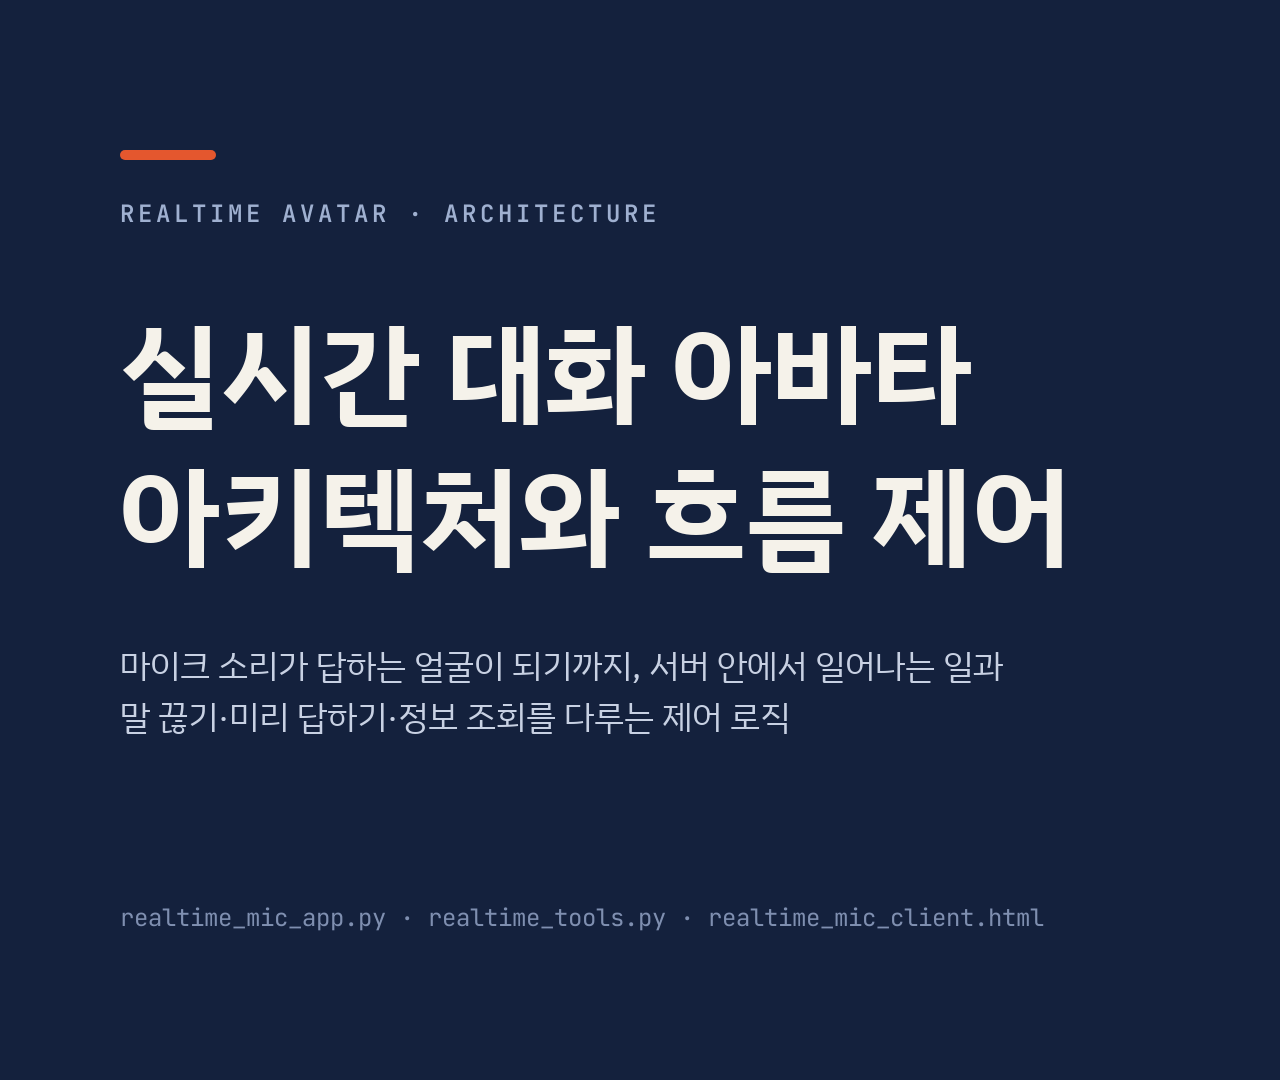
<file: realtime_architecture_deck.html>
<!DOCTYPE html>
<html lang="ko">
<head>
<meta charset="UTF-8">
<title>실시간 대화 아바타 아키텍처</title>
<link rel="preconnect" href="https://fonts.googleapis.com">
<link rel="preconnect" href="https://fonts.gstatic.com" crossorigin>
<link rel="stylesheet" href="https://fonts.googleapis.com/css2?family=IBM+Plex+Sans+KR:wght@400;600;700&family=JetBrains+Mono:wght@500;600;700&display=swap">
<style>
* { box-sizing: border-box; margin: 0; padding: 0; }
body { width: 1920px; height: 1080px; overflow: hidden; position: relative; background: #0b1224; }
.slide { position: absolute; inset: 0; display: none; overflow: hidden; background: #fff; }
.slide.active { display: block; }
</style>
</head>
<body>

  <div class="slide active" data-transition="fade" style="width:1920px;height:1080px;background:#14213D;font-family:'IBM Plex Sans KR',sans-serif;">
    <div style="position:absolute;left:120px;top:150px;width:96px;height:10px;background:#E4572E;border-radius:5px;"></div>
    <div data-anim="fadeIn" data-anim-duration="380" data-anim-trigger="auto" data-anim-name="auto1" style="position:absolute;left:120px;top:196px;width:1200px;height:36px;font-family:'JetBrains Mono',monospace;font-size:24px;font-weight:600;color:#9FB0D0;line-height:1.5;text-align:left;letter-spacing:4px;">REALTIME AVATAR · ARCHITECTURE</div>
    <div data-anim="fadeIn" data-anim-duration="600" data-anim-trigger="with" data-anim-ref="auto1" data-anim-delay="120" style="position:absolute;left:120px;top:300px;width:1500px;height:290px;font-family:'IBM Plex Sans KR',sans-serif;font-size:112px;font-weight:700;color:#F5F2EA;line-height:1.28;text-align:left;">실시간 대화 아바타<br>아키텍처와 흐름 제어</div>
    <div data-anim="fadeIn" data-anim-duration="450" data-anim-trigger="with" data-anim-ref="auto1" data-anim-delay="380" style="position:absolute;left:120px;top:640px;width:1400px;height:104px;font-family:'IBM Plex Sans KR',sans-serif;font-size:34px;font-weight:400;color:#C8D1E3;line-height:1.5;text-align:left;">마이크 소리가 답하는 얼굴이 되기까지, 서버 안에서 일어나는 일과<br>말 끊기·미리 답하기·정보 조회를 다루는 제어 로직</div>
    <div data-anim="fadeIn" data-anim-duration="380" data-anim-trigger="with" data-anim-ref="auto1" data-anim-delay="560" style="position:absolute;left:120px;top:900px;width:1400px;height:40px;font-family:'JetBrains Mono',monospace;font-size:24px;font-weight:400;color:#7F8FB0;line-height:1.5;text-align:left;">realtime_mic_app.py · realtime_tools.py · realtime_mic_client.html</div>
    <script type="text/plain" class="fe-notes">
      이 발표는 실시간 대화 아바타가 지금 어떻게 만들어져 있는지를 설명합니다. 코드 세 개 파일을 직접 읽고 정리한 내용입니다.

      앞 절반은 구조입니다. 어떤 프로세스가 있고, 한 번의 대화에서 데이터가 어디로 흐르는지 봅니다.

      뒤 절반은 제어입니다. 사용자가 말을 끊을 때, 말이 끝나기 전에 답을 준비할 때, 외부 정보를 조회할 때 서버가 무엇을 결정하는지 봅니다.
    </script>
  </div>

  <div class="slide" data-transition="fade" style="width:1920px;height:1080px;background:#F5F2EA;font-family:'IBM Plex Sans KR',sans-serif;">
    <div data-anim="fadeIn" data-anim-duration="380" data-anim-trigger="auto" data-anim-name="autoh" style="position:absolute;left:120px;top:84px;width:900px;height:34px;font-family:'JetBrains Mono',monospace;font-size:22px;font-weight:600;color:#E4572E;line-height:1.5;text-align:left;letter-spacing:2px;">01 · SYSTEM MAP</div>
    <div data-anim="fadeIn" data-anim-duration="520" data-anim-trigger="with" data-anim-ref="autoh" data-anim-delay="80" style="position:absolute;left:120px;top:124px;width:1680px;height:84px;font-family:'IBM Plex Sans KR',sans-serif;font-size:58px;font-weight:700;color:#14213D;line-height:1.4;text-align:left;">프로세스 다섯 개와 외부 소스</div>
    <div style="position:absolute;left:120px;top:220px;width:1680px;height:3px;background:#14213D;border-radius:0px;"></div>
    <div data-anim="fadeIn" data-anim-duration="380" data-anim-trigger="click" data-anim-name="a" style="position:absolute;left:120px;top:270px;width:400px;height:500px;background:#FFFFFF;border:1px solid #DED8CA;border-radius:18px;"></div>
    <div data-anim="fadeIn" data-anim-duration="380" data-anim-trigger="with" data-anim-ref="a" style="position:absolute;left:152px;top:296px;width:336px;height:34px;font-family:'JetBrains Mono',monospace;font-size:22px;font-weight:600;color:#0F8B8D;line-height:1.5;text-align:left;letter-spacing:2px;">BROWSER</div>
    <div data-anim="fadeIn" data-anim-duration="380" data-anim-trigger="with" data-anim-ref="a" style="position:absolute;left:152px;top:336px;width:336px;height:46px;font-family:'IBM Plex Sans KR',sans-serif;font-size:32px;font-weight:700;color:#14213D;line-height:1.4;text-align:left;">브라우저 (Chrome)</div>
    <div data-anim="fadeIn" data-anim-duration="380" data-anim-trigger="with" data-anim-ref="a" style="position:absolute;left:152px;top:404px;width:336px;height:76px;font-family:'IBM Plex Sans KR',sans-serif;font-size:23px;font-weight:400;color:#5C6470;line-height:1.6;text-align:left;">마이크를 16kHz로 받아<br>0.1초마다 서버로 전송</div>
    <div data-anim="fadeIn" data-anim-duration="380" data-anim-trigger="with" data-anim-ref="a" style="position:absolute;left:152px;top:516px;width:336px;height:76px;font-family:'IBM Plex Sans KR',sans-serif;font-size:23px;font-weight:400;color:#5C6470;line-height:1.6;text-align:left;">받은 영상과 음성을<br>오디오 시계에 맞춰 재생</div>
    <div data-anim="fadeIn" data-anim-duration="380" data-anim-trigger="with" data-anim-ref="a" style="position:absolute;left:152px;top:628px;width:336px;height:76px;font-family:'IBM Plex Sans KR',sans-serif;font-size:23px;font-weight:400;color:#5C6470;line-height:1.6;text-align:left;">설정과 대화 기록 화면<br>재생 위치를 서버에 보고</div>
    <div data-anim="fadeIn" data-anim-duration="380" data-anim-trigger="with" data-anim-ref="a" data-anim-delay="120" style="position:absolute;left:650px;top:270px;width:620px;height:500px;background:#14213D;border-radius:18px;"></div>
    <div data-anim="fadeIn" data-anim-duration="380" data-anim-trigger="with" data-anim-ref="a" data-anim-delay="120" style="position:absolute;left:684px;top:296px;width:552px;height:34px;font-family:'JetBrains Mono',monospace;font-size:22px;font-weight:600;color:#F2A58E;line-height:1.5;text-align:left;letter-spacing:2px;">APP SERVER · :7861 · GPU 0</div>
    <div data-anim="fadeIn" data-anim-duration="380" data-anim-trigger="with" data-anim-ref="a" data-anim-delay="120" style="position:absolute;left:684px;top:336px;width:552px;height:46px;font-family:'JetBrains Mono',monospace;font-size:32px;font-weight:700;color:#F5F2EA;line-height:1.4;text-align:left;">realtime_mic_app.py</div>
    <div data-anim="fadeIn" data-anim-duration="260" data-anim-trigger="with" data-anim-ref="a" data-anim-delay="200" style="position:absolute;left:684px;top:410px;width:552px;height:54px;background:#22335C;border-radius:12px;"></div>
    <div data-anim="fadeIn" data-anim-duration="260" data-anim-trigger="with" data-anim-ref="a" data-anim-delay="200" style="position:absolute;left:708px;top:421px;width:504px;height:32px;font-family:'IBM Plex Sans KR',sans-serif;font-size:22px;font-weight:400;color:#E6ECF8;line-height:1.45;text-align:left;">영상 생성 · FlashHead Lite</div>
    <div data-anim="fadeIn" data-anim-duration="260" data-anim-trigger="with" data-anim-ref="a" data-anim-delay="260" style="position:absolute;left:684px;top:476px;width:552px;height:54px;background:#22335C;border-radius:12px;"></div>
    <div data-anim="fadeIn" data-anim-duration="260" data-anim-trigger="with" data-anim-ref="a" data-anim-delay="260" style="position:absolute;left:708px;top:487px;width:504px;height:32px;font-family:'IBM Plex Sans KR',sans-serif;font-size:22px;font-weight:400;color:#E6ECF8;line-height:1.45;text-align:left;">말 구간 감지 · Silero VAD</div>
    <div data-anim="fadeIn" data-anim-duration="260" data-anim-trigger="with" data-anim-ref="a" data-anim-delay="320" style="position:absolute;left:684px;top:542px;width:552px;height:54px;background:#22335C;border-radius:12px;"></div>
    <div data-anim="fadeIn" data-anim-duration="260" data-anim-trigger="with" data-anim-ref="a" data-anim-delay="320" style="position:absolute;left:708px;top:553px;width:504px;height:32px;font-family:'IBM Plex Sans KR',sans-serif;font-size:22px;font-weight:400;color:#E6ECF8;line-height:1.45;text-align:left;">음성 인식 · Whisper turbo</div>
    <div data-anim="fadeIn" data-anim-duration="260" data-anim-trigger="with" data-anim-ref="a" data-anim-delay="380" style="position:absolute;left:684px;top:608px;width:552px;height:54px;background:#22335C;border-radius:12px;"></div>
    <div data-anim="fadeIn" data-anim-duration="260" data-anim-trigger="with" data-anim-ref="a" data-anim-delay="380" style="position:absolute;left:708px;top:619px;width:504px;height:32px;font-family:'IBM Plex Sans KR',sans-serif;font-size:22px;font-weight:400;color:#E6ECF8;line-height:1.45;text-align:left;">대화 제어 · 끼어들기 · 선제 응답</div>
    <div data-anim="fadeIn" data-anim-duration="260" data-anim-trigger="with" data-anim-ref="a" data-anim-delay="440" style="position:absolute;left:684px;top:674px;width:552px;height:54px;background:#22335C;border-radius:12px;"></div>
    <div data-anim="fadeIn" data-anim-duration="260" data-anim-trigger="with" data-anim-ref="a" data-anim-delay="440" style="position:absolute;left:708px;top:685px;width:504px;height:32px;font-family:'IBM Plex Sans KR',sans-serif;font-size:22px;font-weight:400;color:#E6ECF8;line-height:1.45;text-align:left;">도구함 · realtime_tools.py</div>
    <svg data-anim="fadeIn" data-anim-duration="240" data-anim-trigger="with" data-anim-ref="a" data-anim-delay="300" width="150" height="28" viewBox="510 486 150 28" fill="none" style="position:absolute;left:510px;top:486px;width:150px;height:28px;"><path d="M 524 500 L 646 500" stroke="#E4572E" stroke-width="3" stroke-linecap="round"/><path d="M 634.3 505.7 L 646 500 L 634.3 494.3" stroke="#E4572E" stroke-width="3" fill="none" stroke-linecap="round" stroke-linejoin="round"/></svg>
    <svg data-anim="fadeIn" data-anim-duration="240" data-anim-trigger="with" data-anim-ref="a" data-anim-delay="360" width="150" height="28" viewBox="510 526 150 28" fill="none" style="position:absolute;left:510px;top:526px;width:150px;height:28px;"><path d="M 646 540 L 524 540" stroke="#E4572E" stroke-width="3" stroke-linecap="round"/><path d="M 535.7 534.3 L 524 540 L 535.7 545.7" stroke="#E4572E" stroke-width="3" fill="none" stroke-linecap="round" stroke-linejoin="round"/></svg>
    <div data-anim="fadeIn" data-anim-duration="380" data-anim-trigger="with" data-anim-ref="a" data-anim-delay="420" style="position:absolute;left:120px;top:786px;width:1150px;height:36px;font-family:'IBM Plex Sans KR',sans-serif;font-size:24px;font-weight:600;color:#E4572E;line-height:1.5;text-align:left;">WebSocket /ws 하나로 음성·영상·제어가 모두 오간다 (원격은 SSH 터널)</div>
    <div data-anim="fadeIn" data-anim-duration="380" data-anim-trigger="click" data-anim-name="b" style="position:absolute;left:1400px;top:270px;width:400px;height:150px;background:#FFFFFF;border:1px solid #DED8CA;border-radius:18px;"></div>
    <div data-anim="fadeIn" data-anim-duration="380" data-anim-trigger="with" data-anim-ref="b" style="position:absolute;left:1432px;top:290px;width:336px;height:32px;font-family:'JetBrains Mono',monospace;font-size:22px;font-weight:600;color:#0F8B8D;line-height:1.45;text-align:left;">:7788</div>
    <div data-anim="fadeIn" data-anim-duration="380" data-anim-trigger="with" data-anim-ref="b" style="position:absolute;left:1432px;top:324px;width:336px;height:40px;font-family:'IBM Plex Sans KR',sans-serif;font-size:27px;font-weight:700;color:#14213D;line-height:1.45;text-align:left;">Supertonic TTS</div>
    <div data-anim="fadeIn" data-anim-duration="380" data-anim-trigger="with" data-anim-ref="b" style="position:absolute;left:1432px;top:366px;width:336px;height:36px;font-family:'IBM Plex Sans KR',sans-serif;font-size:23px;font-weight:400;color:#5C6470;line-height:1.5;text-align:left;">문장을 음성으로 합성</div>
    <svg data-anim="fadeIn" data-anim-duration="240" data-anim-trigger="with" data-anim-ref="b" data-anim-delay="120" width="150" height="28" viewBox="1260 331 150 28" fill="none" style="position:absolute;left:1260px;top:331px;width:150px;height:28px;"><path d="M 1274 345 L 1396 345" stroke="#14213D" stroke-width="2" stroke-linecap="round"/><path d="M 1384.3 350.7 L 1396 345 L 1384.3 339.3" stroke="#14213D" stroke-width="2" fill="none" stroke-linecap="round" stroke-linejoin="round"/></svg>
    <div data-anim="fadeIn" data-anim-duration="380" data-anim-trigger="with" data-anim-ref="b" data-anim-delay="100" style="position:absolute;left:1400px;top:440px;width:400px;height:150px;background:#FFFFFF;border:1px solid #DED8CA;border-radius:18px;"></div>
    <div data-anim="fadeIn" data-anim-duration="380" data-anim-trigger="with" data-anim-ref="b" data-anim-delay="100" style="position:absolute;left:1432px;top:460px;width:336px;height:32px;font-family:'JetBrains Mono',monospace;font-size:22px;font-weight:600;color:#0F8B8D;line-height:1.45;text-align:left;">:11434</div>
    <div data-anim="fadeIn" data-anim-duration="380" data-anim-trigger="with" data-anim-ref="b" data-anim-delay="100" style="position:absolute;left:1432px;top:494px;width:336px;height:40px;font-family:'IBM Plex Sans KR',sans-serif;font-size:27px;font-weight:700;color:#14213D;line-height:1.45;text-align:left;">Ollama · gemma4:26b</div>
    <div data-anim="fadeIn" data-anim-duration="380" data-anim-trigger="with" data-anim-ref="b" data-anim-delay="100" style="position:absolute;left:1432px;top:536px;width:336px;height:36px;font-family:'IBM Plex Sans KR',sans-serif;font-size:23px;font-weight:400;color:#5C6470;line-height:1.5;text-align:left;">답변 생성과 도구 호출</div>
    <svg data-anim="fadeIn" data-anim-duration="240" data-anim-trigger="with" data-anim-ref="b" data-anim-delay="220" width="150" height="28" viewBox="1260 501 150 28" fill="none" style="position:absolute;left:1260px;top:501px;width:150px;height:28px;"><path d="M 1274 515 L 1396 515" stroke="#14213D" stroke-width="2" stroke-linecap="round"/><path d="M 1384.3 520.7 L 1396 515 L 1384.3 509.3" stroke="#14213D" stroke-width="2" fill="none" stroke-linecap="round" stroke-linejoin="round"/></svg>
    <div data-anim="fadeIn" data-anim-duration="380" data-anim-trigger="with" data-anim-ref="b" data-anim-delay="200" style="position:absolute;left:1400px;top:610px;width:400px;height:150px;background:#FFFFFF;border:1px solid #DED8CA;border-radius:18px;"></div>
    <div data-anim="fadeIn" data-anim-duration="380" data-anim-trigger="with" data-anim-ref="b" data-anim-delay="200" style="position:absolute;left:1432px;top:630px;width:336px;height:32px;font-family:'JetBrains Mono',monospace;font-size:22px;font-weight:600;color:#0F8B8D;line-height:1.45;text-align:left;">:80</div>
    <div data-anim="fadeIn" data-anim-duration="380" data-anim-trigger="with" data-anim-ref="b" data-anim-delay="200" style="position:absolute;left:1432px;top:664px;width:336px;height:40px;font-family:'IBM Plex Sans KR',sans-serif;font-size:27px;font-weight:700;color:#14213D;line-height:1.45;text-align:left;">WeKnora · Tech Trend</div>
    <div data-anim="fadeIn" data-anim-duration="380" data-anim-trigger="with" data-anim-ref="b" data-anim-delay="200" style="position:absolute;left:1432px;top:706px;width:336px;height:36px;font-family:'IBM Plex Sans KR',sans-serif;font-size:23px;font-weight:400;color:#5C6470;line-height:1.5;text-align:left;">지식 검색과 문서 목록</div>
    <svg data-anim="fadeIn" data-anim-duration="240" data-anim-trigger="with" data-anim-ref="b" data-anim-delay="320" width="150" height="28" viewBox="1260 671 150 28" fill="none" style="position:absolute;left:1260px;top:671px;width:150px;height:28px;"><path d="M 1274 685 L 1396 685" stroke="#14213D" stroke-width="2" stroke-linecap="round"/><path d="M 1384.3 690.7 L 1396 685 L 1384.3 679.3" stroke="#14213D" stroke-width="2" fill="none" stroke-linecap="round" stroke-linejoin="round"/></svg>
    <div data-anim="fadeIn" data-anim-duration="380" data-anim-trigger="click" data-anim-name="c" style="position:absolute;left:120px;top:850px;width:1680px;height:130px;background:#EBE5D6;border-radius:18px;"></div>
    <div data-anim="fadeIn" data-anim-duration="380" data-anim-trigger="with" data-anim-ref="c" style="position:absolute;left:152px;top:868px;width:400px;height:34px;font-family:'JetBrains Mono',monospace;font-size:22px;font-weight:600;color:#5C6470;line-height:1.5;text-align:left;letter-spacing:2px;">PUBLIC SOURCES · HTTP</div>
    <div data-anim="fadeIn" data-anim-duration="380" data-anim-trigger="with" data-anim-ref="c" style="position:absolute;left:152px;top:908px;width:1616px;height:44px;font-family:'IBM Plex Sans KR',sans-serif;font-size:29px;font-weight:600;color:#14213D;line-height:1.5;text-align:left;">날씨 Open-Meteo · MET Norway &nbsp;|&nbsp; 뉴스 Google · Bing &nbsp;|&nbsp; 위키백과 &nbsp;|&nbsp; 긱뉴스</div>
    <script type="text/plain" class="fe-notes">
      먼저 무엇이 떠 있는지입니다. 한 대의 서버에 프로세스가 넷, 그리고 사용자의 브라우저가 있습니다.

      가운데가 앱 서버입니다. 영상 생성 모델, 말 구간 감지, 음성 인식이 이 프로세스 안에서 함께 돕니다. 브라우저와는 웹소켓 연결 하나로 음성과 영상과 제어 메시지를 모두 주고받습니다.

      오른쪽 셋은 같은 서버의 다른 프로세스입니다. 음성 합성, 언어 모델, 지식베이스를 앱 서버가 필요할 때 호출합니다. 브라우저는 이들을 직접 부르지 않습니다.

      아래는 인터넷의 공개 소스입니다. 날씨, 뉴스, 위키백과, 긱뉴스를 키 없이 읽기만 합니다.
    </script>
  </div>

  <div class="slide" data-transition="fade" style="width:1920px;height:1080px;background:#F5F2EA;font-family:'IBM Plex Sans KR',sans-serif;">
    <div data-anim="fadeIn" data-anim-duration="380" data-anim-trigger="auto" data-anim-name="autoh" style="position:absolute;left:120px;top:84px;width:900px;height:34px;font-family:'JetBrains Mono',monospace;font-size:22px;font-weight:600;color:#E4572E;line-height:1.5;text-align:left;letter-spacing:2px;">02 · ONE TURN</div>
    <div data-anim="fadeIn" data-anim-duration="520" data-anim-trigger="with" data-anim-ref="autoh" data-anim-delay="80" style="position:absolute;left:120px;top:124px;width:1680px;height:84px;font-family:'IBM Plex Sans KR',sans-serif;font-size:58px;font-weight:700;color:#14213D;line-height:1.4;text-align:left;">한 번의 대화가 지나가는 일곱 단계</div>
    <div style="position:absolute;left:120px;top:220px;width:1680px;height:3px;background:#14213D;border-radius:0px;"></div>
    <div data-anim="fadeIn" data-anim-duration="380" data-anim-trigger="click" data-anim-name="a" style="position:absolute;left:120px;top:280px;width:220px;height:330px;background:#FFFFFF;border:1px solid #DED8CA;border-radius:18px;"></div>
    <div data-anim="fadeIn" data-anim-duration="380" data-anim-trigger="with" data-anim-ref="a" style="position:absolute;left:120px;top:280px;width:220px;height:10px;background:#0F8B8D;border-radius:0px;border-radius:18px 18px 0 0;"></div>
    <div data-anim="fadeIn" data-anim-duration="380" data-anim-trigger="with" data-anim-ref="a" style="position:absolute;left:138px;top:310px;width:184px;height:40px;font-family:'JetBrains Mono',monospace;font-size:28px;font-weight:700;color:#0F8B8D;line-height:1.4;text-align:left;">01</div>
    <div data-anim="fadeIn" data-anim-duration="380" data-anim-trigger="with" data-anim-ref="a" style="position:absolute;left:138px;top:356px;width:184px;height:44px;font-family:'IBM Plex Sans KR',sans-serif;font-size:29px;font-weight:700;color:#14213D;line-height:1.45;text-align:left;">마이크</div>
    <div data-anim="fadeIn" data-anim-duration="380" data-anim-trigger="with" data-anim-ref="a" style="position:absolute;left:138px;top:412px;width:184px;height:66px;font-family:'IBM Plex Sans KR',sans-serif;font-size:20px;font-weight:400;color:#5C6470;line-height:1.6;text-align:left;">0.1초 단위<br>PCM 패킷</div>
    <div data-anim="fadeIn" data-anim-duration="380" data-anim-trigger="with" data-anim-ref="a" style="position:absolute;left:138px;top:524px;width:184px;height:60px;font-family:'IBM Plex Sans KR',sans-serif;font-size:17px;font-weight:600;color:#14213D;line-height:1.6;text-align:left;">브라우저<br>16kHz</div>
    <svg data-anim="fadeIn" data-anim-duration="240" data-anim-trigger="with" data-anim-ref="a" data-anim-delay="110" width="46" height="28" viewBox="328 431 46 28" fill="none" style="position:absolute;left:328px;top:431px;width:46px;height:28px;"><path d="M 342 445 L 360 445" stroke="#5C6470" stroke-width="2" stroke-linecap="round"/><path d="M 348.3 450.7 L 360 445 L 348.3 439.3" stroke="#5C6470" stroke-width="2" fill="none" stroke-linecap="round" stroke-linejoin="round"/></svg>
    <div data-anim="fadeIn" data-anim-duration="380" data-anim-trigger="with" data-anim-ref="a" data-anim-delay="110" style="position:absolute;left:363px;top:280px;width:220px;height:330px;background:#FFFFFF;border:1px solid #DED8CA;border-radius:18px;"></div>
    <div data-anim="fadeIn" data-anim-duration="380" data-anim-trigger="with" data-anim-ref="a" data-anim-delay="110" style="position:absolute;left:363px;top:280px;width:220px;height:10px;background:#0F8B8D;border-radius:0px;border-radius:18px 18px 0 0;"></div>
    <div data-anim="fadeIn" data-anim-duration="380" data-anim-trigger="with" data-anim-ref="a" data-anim-delay="110" style="position:absolute;left:381px;top:310px;width:184px;height:40px;font-family:'JetBrains Mono',monospace;font-size:28px;font-weight:700;color:#0F8B8D;line-height:1.4;text-align:left;">02</div>
    <div data-anim="fadeIn" data-anim-duration="380" data-anim-trigger="with" data-anim-ref="a" data-anim-delay="110" style="position:absolute;left:381px;top:356px;width:184px;height:44px;font-family:'IBM Plex Sans KR',sans-serif;font-size:29px;font-weight:700;color:#14213D;line-height:1.45;text-align:left;">말 끝 감지</div>
    <div data-anim="fadeIn" data-anim-duration="380" data-anim-trigger="with" data-anim-ref="a" data-anim-delay="110" style="position:absolute;left:381px;top:412px;width:184px;height:66px;font-family:'IBM Plex Sans KR',sans-serif;font-size:20px;font-weight:400;color:#5C6470;line-height:1.6;text-align:left;">무음 0.7초면<br>말 끝으로 판단</div>
    <div data-anim="fadeIn" data-anim-duration="380" data-anim-trigger="with" data-anim-ref="a" data-anim-delay="110" style="position:absolute;left:381px;top:524px;width:184px;height:60px;font-family:'IBM Plex Sans KR',sans-serif;font-size:17px;font-weight:600;color:#14213D;line-height:1.6;text-align:left;">Silero VAD<br>32ms 단위</div>
    <svg data-anim="fadeIn" data-anim-duration="240" data-anim-trigger="with" data-anim-ref="a" data-anim-delay="220" width="46" height="28" viewBox="571 431 46 28" fill="none" style="position:absolute;left:571px;top:431px;width:46px;height:28px;"><path d="M 585 445 L 603 445" stroke="#5C6470" stroke-width="2" stroke-linecap="round"/><path d="M 591.3 450.7 L 603 445 L 591.3 439.3" stroke="#5C6470" stroke-width="2" fill="none" stroke-linecap="round" stroke-linejoin="round"/></svg>
    <div data-anim="fadeIn" data-anim-duration="380" data-anim-trigger="with" data-anim-ref="a" data-anim-delay="220" style="position:absolute;left:606px;top:280px;width:220px;height:330px;background:#FFFFFF;border:1px solid #DED8CA;border-radius:18px;"></div>
    <div data-anim="fadeIn" data-anim-duration="380" data-anim-trigger="with" data-anim-ref="a" data-anim-delay="220" style="position:absolute;left:606px;top:280px;width:220px;height:10px;background:#0F8B8D;border-radius:0px;border-radius:18px 18px 0 0;"></div>
    <div data-anim="fadeIn" data-anim-duration="380" data-anim-trigger="with" data-anim-ref="a" data-anim-delay="220" style="position:absolute;left:624px;top:310px;width:184px;height:40px;font-family:'JetBrains Mono',monospace;font-size:28px;font-weight:700;color:#0F8B8D;line-height:1.4;text-align:left;">03</div>
    <div data-anim="fadeIn" data-anim-duration="380" data-anim-trigger="with" data-anim-ref="a" data-anim-delay="220" style="position:absolute;left:624px;top:356px;width:184px;height:44px;font-family:'IBM Plex Sans KR',sans-serif;font-size:29px;font-weight:700;color:#14213D;line-height:1.45;text-align:left;">음성 인식</div>
    <div data-anim="fadeIn" data-anim-duration="380" data-anim-trigger="with" data-anim-ref="a" data-anim-delay="220" style="position:absolute;left:624px;top:412px;width:184px;height:66px;font-family:'IBM Plex Sans KR',sans-serif;font-size:20px;font-weight:400;color:#5C6470;line-height:1.6;text-align:left;">한 발화를<br>통째로 글자로</div>
    <div data-anim="fadeIn" data-anim-duration="380" data-anim-trigger="with" data-anim-ref="a" data-anim-delay="220" style="position:absolute;left:624px;top:524px;width:184px;height:60px;font-family:'IBM Plex Sans KR',sans-serif;font-size:17px;font-weight:600;color:#14213D;line-height:1.6;text-align:left;">Whisper turbo<br>약 0.1초</div>
    <svg data-anim="fadeIn" data-anim-duration="240" data-anim-trigger="click" data-anim-name="b" width="46" height="28" viewBox="814 431 46 28" fill="none" style="position:absolute;left:814px;top:431px;width:46px;height:28px;"><path d="M 828 445 L 846 445" stroke="#5C6470" stroke-width="2" stroke-linecap="round"/><path d="M 834.3 450.7 L 846 445 L 834.3 439.3" stroke="#5C6470" stroke-width="2" fill="none" stroke-linecap="round" stroke-linejoin="round"/></svg>
    <div data-anim="fadeIn" data-anim-duration="380" data-anim-trigger="with" data-anim-ref="b" style="position:absolute;left:849px;top:280px;width:220px;height:330px;background:#FFFFFF;border:1px solid #DED8CA;border-radius:18px;"></div>
    <div data-anim="fadeIn" data-anim-duration="380" data-anim-trigger="with" data-anim-ref="b" style="position:absolute;left:849px;top:280px;width:220px;height:10px;background:#E4572E;border-radius:0px;border-radius:18px 18px 0 0;"></div>
    <div data-anim="fadeIn" data-anim-duration="380" data-anim-trigger="with" data-anim-ref="b" style="position:absolute;left:867px;top:310px;width:184px;height:40px;font-family:'JetBrains Mono',monospace;font-size:28px;font-weight:700;color:#E4572E;line-height:1.4;text-align:left;">04</div>
    <div data-anim="fadeIn" data-anim-duration="380" data-anim-trigger="with" data-anim-ref="b" style="position:absolute;left:867px;top:356px;width:184px;height:44px;font-family:'IBM Plex Sans KR',sans-serif;font-size:29px;font-weight:700;color:#14213D;line-height:1.45;text-align:left;">지식 검색</div>
    <div data-anim="fadeIn" data-anim-duration="380" data-anim-trigger="with" data-anim-ref="b" style="position:absolute;left:867px;top:412px;width:184px;height:66px;font-family:'IBM Plex Sans KR',sans-serif;font-size:20px;font-weight:400;color:#5C6470;line-height:1.6;text-align:left;">관련 문서 조각을<br>프롬프트에 첨부</div>
    <div data-anim="fadeIn" data-anim-duration="380" data-anim-trigger="with" data-anim-ref="b" style="position:absolute;left:867px;top:524px;width:184px;height:60px;font-family:'IBM Plex Sans KR',sans-serif;font-size:17px;font-weight:600;color:#14213D;line-height:1.6;text-align:left;">WeKnora<br>약 0.3초</div>
    <svg data-anim="fadeIn" data-anim-duration="240" data-anim-trigger="with" data-anim-ref="b" data-anim-delay="110" width="46" height="28" viewBox="1057 431 46 28" fill="none" style="position:absolute;left:1057px;top:431px;width:46px;height:28px;"><path d="M 1071 445 L 1089 445" stroke="#5C6470" stroke-width="2" stroke-linecap="round"/><path d="M 1077.3 450.7 L 1089 445 L 1077.3 439.3" stroke="#5C6470" stroke-width="2" fill="none" stroke-linecap="round" stroke-linejoin="round"/></svg>
    <div data-anim="fadeIn" data-anim-duration="380" data-anim-trigger="with" data-anim-ref="b" data-anim-delay="110" style="position:absolute;left:1092px;top:280px;width:220px;height:330px;background:#FFFFFF;border:1px solid #DED8CA;border-radius:18px;"></div>
    <div data-anim="fadeIn" data-anim-duration="380" data-anim-trigger="with" data-anim-ref="b" data-anim-delay="110" style="position:absolute;left:1092px;top:280px;width:220px;height:10px;background:#E4572E;border-radius:0px;border-radius:18px 18px 0 0;"></div>
    <div data-anim="fadeIn" data-anim-duration="380" data-anim-trigger="with" data-anim-ref="b" data-anim-delay="110" style="position:absolute;left:1110px;top:310px;width:184px;height:40px;font-family:'JetBrains Mono',monospace;font-size:28px;font-weight:700;color:#E4572E;line-height:1.4;text-align:left;">05</div>
    <div data-anim="fadeIn" data-anim-duration="380" data-anim-trigger="with" data-anim-ref="b" data-anim-delay="110" style="position:absolute;left:1110px;top:356px;width:184px;height:44px;font-family:'IBM Plex Sans KR',sans-serif;font-size:29px;font-weight:700;color:#14213D;line-height:1.45;text-align:left;">답변 생성</div>
    <div data-anim="fadeIn" data-anim-duration="380" data-anim-trigger="with" data-anim-ref="b" data-anim-delay="110" style="position:absolute;left:1110px;top:412px;width:184px;height:66px;font-family:'IBM Plex Sans KR',sans-serif;font-size:20px;font-weight:400;color:#5C6470;line-height:1.6;text-align:left;">토큰을 흘려 받고<br>필요 시 도구 호출</div>
    <div data-anim="fadeIn" data-anim-duration="380" data-anim-trigger="with" data-anim-ref="b" data-anim-delay="110" style="position:absolute;left:1110px;top:524px;width:184px;height:60px;font-family:'IBM Plex Sans KR',sans-serif;font-size:17px;font-weight:600;color:#14213D;line-height:1.6;text-align:left;">gemma4:26b<br>스트리밍</div>
    <svg data-anim="fadeIn" data-anim-duration="240" data-anim-trigger="click" data-anim-name="c" width="46" height="28" viewBox="1300 431 46 28" fill="none" style="position:absolute;left:1300px;top:431px;width:46px;height:28px;"><path d="M 1314 445 L 1332 445" stroke="#5C6470" stroke-width="2" stroke-linecap="round"/><path d="M 1320.3 450.7 L 1332 445 L 1320.3 439.3" stroke="#5C6470" stroke-width="2" fill="none" stroke-linecap="round" stroke-linejoin="round"/></svg>
    <div data-anim="fadeIn" data-anim-duration="380" data-anim-trigger="with" data-anim-ref="c" style="position:absolute;left:1335px;top:280px;width:220px;height:330px;background:#FFFFFF;border:1px solid #DED8CA;border-radius:18px;"></div>
    <div data-anim="fadeIn" data-anim-duration="380" data-anim-trigger="with" data-anim-ref="c" style="position:absolute;left:1335px;top:280px;width:220px;height:10px;background:#14213D;border-radius:0px;border-radius:18px 18px 0 0;"></div>
    <div data-anim="fadeIn" data-anim-duration="380" data-anim-trigger="with" data-anim-ref="c" style="position:absolute;left:1353px;top:310px;width:184px;height:40px;font-family:'JetBrains Mono',monospace;font-size:28px;font-weight:700;color:#14213D;line-height:1.4;text-align:left;">06</div>
    <div data-anim="fadeIn" data-anim-duration="380" data-anim-trigger="with" data-anim-ref="c" style="position:absolute;left:1353px;top:356px;width:184px;height:44px;font-family:'IBM Plex Sans KR',sans-serif;font-size:29px;font-weight:700;color:#14213D;line-height:1.45;text-align:left;">음성 합성</div>
    <div data-anim="fadeIn" data-anim-duration="380" data-anim-trigger="with" data-anim-ref="c" style="position:absolute;left:1353px;top:412px;width:184px;height:66px;font-family:'IBM Plex Sans KR',sans-serif;font-size:20px;font-weight:400;color:#5C6470;line-height:1.6;text-align:left;">문장이 끝나면<br>바로 합성</div>
    <div data-anim="fadeIn" data-anim-duration="380" data-anim-trigger="with" data-anim-ref="c" style="position:absolute;left:1353px;top:524px;width:184px;height:60px;font-family:'IBM Plex Sans KR',sans-serif;font-size:17px;font-weight:600;color:#14213D;line-height:1.6;text-align:left;">Supertonic<br>문장 단위</div>
    <svg data-anim="fadeIn" data-anim-duration="240" data-anim-trigger="with" data-anim-ref="c" data-anim-delay="110" width="46" height="28" viewBox="1543 431 46 28" fill="none" style="position:absolute;left:1543px;top:431px;width:46px;height:28px;"><path d="M 1557 445 L 1575 445" stroke="#5C6470" stroke-width="2" stroke-linecap="round"/><path d="M 1563.3 450.7 L 1575 445 L 1563.3 439.3" stroke="#5C6470" stroke-width="2" fill="none" stroke-linecap="round" stroke-linejoin="round"/></svg>
    <div data-anim="fadeIn" data-anim-duration="380" data-anim-trigger="with" data-anim-ref="c" data-anim-delay="110" style="position:absolute;left:1578px;top:280px;width:220px;height:330px;background:#FFFFFF;border:1px solid #DED8CA;border-radius:18px;"></div>
    <div data-anim="fadeIn" data-anim-duration="380" data-anim-trigger="with" data-anim-ref="c" data-anim-delay="110" style="position:absolute;left:1578px;top:280px;width:220px;height:10px;background:#14213D;border-radius:0px;border-radius:18px 18px 0 0;"></div>
    <div data-anim="fadeIn" data-anim-duration="380" data-anim-trigger="with" data-anim-ref="c" data-anim-delay="110" style="position:absolute;left:1596px;top:310px;width:184px;height:40px;font-family:'JetBrains Mono',monospace;font-size:28px;font-weight:700;color:#14213D;line-height:1.4;text-align:left;">07</div>
    <div data-anim="fadeIn" data-anim-duration="380" data-anim-trigger="with" data-anim-ref="c" data-anim-delay="110" style="position:absolute;left:1596px;top:356px;width:184px;height:44px;font-family:'IBM Plex Sans KR',sans-serif;font-size:29px;font-weight:700;color:#14213D;line-height:1.45;text-align:left;">영상 생성</div>
    <div data-anim="fadeIn" data-anim-duration="380" data-anim-trigger="with" data-anim-ref="c" data-anim-delay="110" style="position:absolute;left:1596px;top:412px;width:184px;height:66px;font-family:'IBM Plex Sans KR',sans-serif;font-size:20px;font-weight:400;color:#5C6470;line-height:1.6;text-align:left;">음성 0.96초마다<br>24프레임</div>
    <div data-anim="fadeIn" data-anim-duration="380" data-anim-trigger="with" data-anim-ref="c" data-anim-delay="110" style="position:absolute;left:1596px;top:524px;width:184px;height:60px;font-family:'IBM Plex Sans KR',sans-serif;font-size:17px;font-weight:600;color:#14213D;line-height:1.6;text-align:left;">FlashHead Lite<br>0.25~0.37초</div>
    <div data-anim="fadeIn" data-anim-duration="380" data-anim-trigger="with" data-anim-ref="a" data-anim-delay="200" style="position:absolute;left:120px;top:630px;width:706px;height:6px;background:#0F8B8D;border-radius:3px;"></div>
    <div data-anim="fadeIn" data-anim-duration="380" data-anim-trigger="with" data-anim-ref="a" data-anim-delay="200" style="position:absolute;left:120px;top:644px;width:706px;height:36px;font-family:'IBM Plex Sans KR',sans-serif;font-size:24px;font-weight:700;color:#0F8B8D;line-height:1.5;text-align:left;">듣기</div>
    <div data-anim="fadeIn" data-anim-duration="380" data-anim-trigger="with" data-anim-ref="b" data-anim-delay="200" style="position:absolute;left:849px;top:630px;width:463px;height:6px;background:#E4572E;border-radius:3px;"></div>
    <div data-anim="fadeIn" data-anim-duration="380" data-anim-trigger="with" data-anim-ref="b" data-anim-delay="200" style="position:absolute;left:849px;top:644px;width:463px;height:36px;font-family:'IBM Plex Sans KR',sans-serif;font-size:24px;font-weight:700;color:#E4572E;line-height:1.5;text-align:left;">생각하기</div>
    <div data-anim="fadeIn" data-anim-duration="380" data-anim-trigger="with" data-anim-ref="c" data-anim-delay="200" style="position:absolute;left:1335px;top:630px;width:463px;height:6px;background:#14213D;border-radius:3px;"></div>
    <div data-anim="fadeIn" data-anim-duration="380" data-anim-trigger="with" data-anim-ref="c" data-anim-delay="200" style="position:absolute;left:1335px;top:644px;width:463px;height:36px;font-family:'IBM Plex Sans KR',sans-serif;font-size:24px;font-weight:700;color:#14213D;line-height:1.5;text-align:left;">말하기</div>
    <div data-anim="fadeIn" data-anim-duration="380" data-anim-trigger="click" data-anim-name="d" style="position:absolute;left:120px;top:730px;width:536px;height:250px;background:#EBE5D6;border-radius:18px;"></div>
    <div data-anim="pop" data-anim-duration="280" data-anim-trigger="with" data-anim-ref="d" style="position:absolute;left:156px;top:756px;width:464px;height:104px;font-family:'IBM Plex Sans KR',sans-serif;font-size:72px;font-weight:700;color:#14213D;line-height:1.4;text-align:left;">2.1~2.5초</div>
    <div data-anim="fadeIn" data-anim-duration="380" data-anim-trigger="with" data-anim-ref="d" style="position:absolute;left:156px;top:868px;width:464px;height:80px;font-family:'IBM Plex Sans KR',sans-serif;font-size:24px;font-weight:400;color:#5C6470;line-height:1.6;text-align:left;">말이 끝난 뒤 답변이 시작되기까지<br>(음성 대화, 도구 없이)</div>
    <div data-anim="fadeIn" data-anim-duration="380" data-anim-trigger="with" data-anim-ref="d" data-anim-delay="110" style="position:absolute;left:692px;top:730px;width:536px;height:250px;background:#EBE5D6;border-radius:18px;"></div>
    <div data-anim="pop" data-anim-duration="280" data-anim-trigger="with" data-anim-ref="d" data-anim-delay="110" style="position:absolute;left:728px;top:756px;width:464px;height:104px;font-family:'IBM Plex Sans KR',sans-serif;font-size:72px;font-weight:700;color:#14213D;line-height:1.4;text-align:left;">0.96초</div>
    <div data-anim="fadeIn" data-anim-duration="380" data-anim-trigger="with" data-anim-ref="d" data-anim-delay="110" style="position:absolute;left:728px;top:868px;width:464px;height:80px;font-family:'IBM Plex Sans KR',sans-serif;font-size:24px;font-weight:400;color:#5C6470;line-height:1.6;text-align:left;">영상 한 청크의 길이<br>지연이 이 박자 단위로 움직인다</div>
    <div data-anim="fadeIn" data-anim-duration="380" data-anim-trigger="with" data-anim-ref="d" data-anim-delay="220" style="position:absolute;left:1264px;top:730px;width:536px;height:250px;background:#EBE5D6;border-radius:18px;"></div>
    <div data-anim="pop" data-anim-duration="280" data-anim-trigger="with" data-anim-ref="d" data-anim-delay="220" style="position:absolute;left:1300px;top:756px;width:464px;height:104px;font-family:'IBM Plex Sans KR',sans-serif;font-size:72px;font-weight:700;color:#14213D;line-height:1.4;text-align:left;">약 3.1초</div>
    <div data-anim="fadeIn" data-anim-duration="380" data-anim-trigger="with" data-anim-ref="d" data-anim-delay="220" style="position:absolute;left:1300px;top:868px;width:464px;height:80px;font-family:'IBM Plex Sans KR',sans-serif;font-size:24px;font-weight:400;color:#5C6470;line-height:1.6;text-align:left;">조회가 필요한 답의 시작<br>그 전에 추임새가 1.1~2.1초에 나온다</div>
    <script type="text/plain" class="fe-notes">
      사용자가 한마디 하고 아바타가 답하기까지, 데이터는 일곱 단계를 지납니다.

      듣기입니다. 브라우저가 마이크 소리를 0.1초씩 잘라 보내면, 서버는 0.7초 동안 조용해졌을 때 말이 끝났다고 보고 그 한 덩어리를 글자로 바꿉니다.

      생각하기입니다. 질문으로 지식베이스를 먼저 검색해 관련 자료를 붙이고, 언어 모델이 답을 한 토큰씩 흘려보냅니다.

      말하기입니다. 답이 문장 하나만큼 모일 때마다 바로 음성으로 합성하고, 그 음성 0.96초마다 얼굴 영상 24장을 만들어 함께 보냅니다. 답 전체를 기다리지 않는 것이 핵심입니다.

      측정한 지연입니다. 말이 끝나고 답이 시작되기까지 2초 남짓이고, 조회가 필요하면 추임새가 먼저 나간 뒤 3초쯤에 본 답이 시작됩니다.
    </script>
  </div>

  <div class="slide" data-transition="fade" style="width:1920px;height:1080px;background:#F5F2EA;font-family:'IBM Plex Sans KR',sans-serif;">
    <div data-anim="fadeIn" data-anim-duration="380" data-anim-trigger="auto" data-anim-name="autoh" style="position:absolute;left:120px;top:84px;width:900px;height:34px;font-family:'JetBrains Mono',monospace;font-size:22px;font-weight:600;color:#E4572E;line-height:1.5;text-align:left;letter-spacing:2px;">03 · CONCURRENCY</div>
    <div data-anim="fadeIn" data-anim-duration="520" data-anim-trigger="with" data-anim-ref="autoh" data-anim-delay="80" style="position:absolute;left:120px;top:124px;width:1680px;height:84px;font-family:'IBM Plex Sans KR',sans-serif;font-size:58px;font-weight:700;color:#14213D;line-height:1.4;text-align:left;">태스크 다섯 개가 큐로 이어져 있다</div>
    <div style="position:absolute;left:120px;top:220px;width:1680px;height:3px;background:#14213D;border-radius:0px;"></div>
    <div data-anim="fadeIn" data-anim-duration="300" data-anim-trigger="click" data-anim-name="a" style="position:absolute;left:120px;top:262px;width:1080px;height:90px;background:#FFFFFF;border:1px solid #DED8CA;border-radius:18px;"></div>
    <div data-anim="fadeIn" data-anim-duration="300" data-anim-trigger="with" data-anim-ref="a" style="position:absolute;left:150px;top:287px;width:250px;height:40px;font-family:'JetBrains Mono',monospace;font-size:27px;font-weight:700;color:#0F8B8D;line-height:1.45;text-align:left;">receiver</div>
    <div data-anim="fadeIn" data-anim-duration="300" data-anim-trigger="with" data-anim-ref="a" style="position:absolute;left:400px;top:288px;width:520px;height:38px;font-family:'IBM Plex Sans KR',sans-serif;font-size:23px;font-weight:400;color:#14213D;line-height:1.6;text-align:left;">소켓에서 받은 것을 그대로 큐에 넣는다</div>
    <div data-anim="fadeIn" data-anim-duration="300" data-anim-trigger="with" data-anim-ref="a" style="position:absolute;left:930px;top:290px;width:250px;height:34px;font-family:'JetBrains Mono',monospace;font-size:20px;font-weight:600;color:#E4572E;line-height:1.6;text-align:right;">incoming 큐</div>
    <div data-anim="fadeIn" data-anim-duration="300" data-anim-trigger="with" data-anim-ref="a" data-anim-delay="90" style="position:absolute;left:120px;top:366px;width:1080px;height:90px;background:#FFFFFF;border:1px solid #DED8CA;border-radius:18px;"></div>
    <div data-anim="fadeIn" data-anim-duration="300" data-anim-trigger="with" data-anim-ref="a" data-anim-delay="90" style="position:absolute;left:150px;top:391px;width:250px;height:40px;font-family:'JetBrains Mono',monospace;font-size:27px;font-weight:700;color:#0F8B8D;line-height:1.45;text-align:left;">control</div>
    <div data-anim="fadeIn" data-anim-duration="300" data-anim-trigger="with" data-anim-ref="a" data-anim-delay="90" style="position:absolute;left:400px;top:392px;width:520px;height:38px;font-family:'IBM Plex Sans KR',sans-serif;font-size:23px;font-weight:400;color:#14213D;line-height:1.6;text-align:left;">설정, 대화 요청, 재생 위치 보고, 마이크 소리를 처리한다</div>
    <div data-anim="fadeIn" data-anim-duration="300" data-anim-trigger="with" data-anim-ref="a" data-anim-delay="90" style="position:absolute;left:930px;top:394px;width:250px;height:34px;font-family:'JetBrains Mono',monospace;font-size:20px;font-weight:600;color:#E4572E;line-height:1.6;text-align:right;">→ chat 시작·취소</div>
    <div data-anim="fadeIn" data-anim-duration="300" data-anim-trigger="with" data-anim-ref="a" data-anim-delay="180" style="position:absolute;left:120px;top:470px;width:1080px;height:90px;background:#FFFFFF;border:1px solid #DED8CA;border-radius:18px;"></div>
    <div data-anim="fadeIn" data-anim-duration="300" data-anim-trigger="with" data-anim-ref="a" data-anim-delay="180" style="position:absolute;left:150px;top:495px;width:250px;height:40px;font-family:'JetBrains Mono',monospace;font-size:27px;font-weight:700;color:#0F8B8D;line-height:1.45;text-align:left;">chat</div>
    <div data-anim="fadeIn" data-anim-duration="300" data-anim-trigger="with" data-anim-ref="a" data-anim-delay="180" style="position:absolute;left:400px;top:496px;width:520px;height:38px;font-family:'IBM Plex Sans KR',sans-serif;font-size:23px;font-weight:400;color:#14213D;line-height:1.6;text-align:left;">언어 모델의 답을 문장 조각으로 잘라 넘긴다</div>
    <div data-anim="fadeIn" data-anim-duration="300" data-anim-trigger="with" data-anim-ref="a" data-anim-delay="180" style="position:absolute;left:930px;top:498px;width:250px;height:34px;font-family:'JetBrains Mono',monospace;font-size:20px;font-weight:600;color:#E4572E;line-height:1.6;text-align:right;">requests 큐</div>
    <div data-anim="fadeIn" data-anim-duration="300" data-anim-trigger="with" data-anim-ref="a" data-anim-delay="270" style="position:absolute;left:120px;top:574px;width:1080px;height:90px;background:#FFFFFF;border:1px solid #DED8CA;border-radius:18px;"></div>
    <div data-anim="fadeIn" data-anim-duration="300" data-anim-trigger="with" data-anim-ref="a" data-anim-delay="270" style="position:absolute;left:150px;top:599px;width:250px;height:40px;font-family:'JetBrains Mono',monospace;font-size:27px;font-weight:700;color:#0F8B8D;line-height:1.45;text-align:left;">synthesizer</div>
    <div data-anim="fadeIn" data-anim-duration="300" data-anim-trigger="with" data-anim-ref="a" data-anim-delay="270" style="position:absolute;left:400px;top:600px;width:520px;height:38px;font-family:'IBM Plex Sans KR',sans-serif;font-size:23px;font-weight:400;color:#14213D;line-height:1.6;text-align:left;">조각을 하나씩 음성으로 합성해 버퍼에 쌓는다</div>
    <div data-anim="fadeIn" data-anim-duration="300" data-anim-trigger="with" data-anim-ref="a" data-anim-delay="270" style="position:absolute;left:930px;top:602px;width:250px;height:34px;font-family:'JetBrains Mono',monospace;font-size:20px;font-weight:600;color:#E4572E;line-height:1.6;text-align:right;">speech 버퍼</div>
    <div data-anim="fadeIn" data-anim-duration="300" data-anim-trigger="with" data-anim-ref="a" data-anim-delay="360" style="position:absolute;left:120px;top:678px;width:1080px;height:90px;background:#FFFFFF;border:1px solid #DED8CA;border-radius:18px;"></div>
    <div data-anim="fadeIn" data-anim-duration="300" data-anim-trigger="with" data-anim-ref="a" data-anim-delay="360" style="position:absolute;left:150px;top:703px;width:250px;height:40px;font-family:'JetBrains Mono',monospace;font-size:27px;font-weight:700;color:#0F8B8D;line-height:1.45;text-align:left;">main loop</div>
    <div data-anim="fadeIn" data-anim-duration="300" data-anim-trigger="with" data-anim-ref="a" data-anim-delay="360" style="position:absolute;left:400px;top:704px;width:520px;height:38px;font-family:'IBM Plex Sans KR',sans-serif;font-size:23px;font-weight:400;color:#14213D;line-height:1.6;text-align:left;">0.96초 박자로 버퍼를 잘라 영상을 만들고 보낸다</div>
    <div data-anim="fadeIn" data-anim-duration="300" data-anim-trigger="with" data-anim-ref="a" data-anim-delay="360" style="position:absolute;left:930px;top:706px;width:250px;height:34px;font-family:'JetBrains Mono',monospace;font-size:20px;font-weight:600;color:#E4572E;line-height:1.6;text-align:right;">→ 브라우저</div>
    <div data-anim="fadeIn" data-anim-duration="380" data-anim-trigger="click" data-anim-name="b" style="position:absolute;left:1260px;top:262px;width:540px;height:506px;background:#14213D;border-radius:18px;"></div>
    <div data-anim="fadeIn" data-anim-duration="380" data-anim-trigger="with" data-anim-ref="b" style="position:absolute;left:1296px;top:286px;width:468px;height:34px;font-family:'JetBrains Mono',monospace;font-size:22px;font-weight:600;color:#F2A58E;line-height:1.5;text-align:left;letter-spacing:2px;">THREAD POOLS · 각 1개</div>
    <div data-anim="fadeIn" data-anim-duration="380" data-anim-trigger="with" data-anim-ref="b" data-anim-delay="120" style="position:absolute;left:1296px;top:340px;width:468px;height:90px;background:#22335C;border-radius:12px;"></div>
    <div data-anim="fadeIn" data-anim-duration="380" data-anim-trigger="with" data-anim-ref="b" data-anim-delay="120" style="position:absolute;left:1320px;top:350px;width:420px;height:38px;font-family:'IBM Plex Sans KR',sans-serif;font-size:26px;font-weight:700;color:#F5F2EA;line-height:1.45;text-align:left;">GPU 워커</div>
    <div data-anim="fadeIn" data-anim-duration="380" data-anim-trigger="with" data-anim-ref="b" data-anim-delay="120" style="position:absolute;left:1320px;top:388px;width:420px;height:32px;font-family:'IBM Plex Sans KR',sans-serif;font-size:21px;font-weight:400;color:#B9C5DE;line-height:1.5;text-align:left;">영상 생성, 기준 이미지 교체</div>
    <div data-anim="fadeIn" data-anim-duration="380" data-anim-trigger="with" data-anim-ref="b" data-anim-delay="210" style="position:absolute;left:1296px;top:444px;width:468px;height:90px;background:#22335C;border-radius:12px;"></div>
    <div data-anim="fadeIn" data-anim-duration="380" data-anim-trigger="with" data-anim-ref="b" data-anim-delay="210" style="position:absolute;left:1320px;top:454px;width:420px;height:38px;font-family:'IBM Plex Sans KR',sans-serif;font-size:26px;font-weight:700;color:#F5F2EA;line-height:1.45;text-align:left;">TTS 워커</div>
    <div data-anim="fadeIn" data-anim-duration="380" data-anim-trigger="with" data-anim-ref="b" data-anim-delay="210" style="position:absolute;left:1320px;top:492px;width:420px;height:32px;font-family:'IBM Plex Sans KR',sans-serif;font-size:21px;font-weight:400;color:#B9C5DE;line-height:1.5;text-align:left;">Supertonic 호출과 리샘플링</div>
    <div data-anim="fadeIn" data-anim-duration="380" data-anim-trigger="with" data-anim-ref="b" data-anim-delay="300" style="position:absolute;left:1296px;top:548px;width:468px;height:90px;background:#22335C;border-radius:12px;"></div>
    <div data-anim="fadeIn" data-anim-duration="380" data-anim-trigger="with" data-anim-ref="b" data-anim-delay="300" style="position:absolute;left:1320px;top:558px;width:420px;height:38px;font-family:'IBM Plex Sans KR',sans-serif;font-size:26px;font-weight:700;color:#F5F2EA;line-height:1.45;text-align:left;">STT 워커</div>
    <div data-anim="fadeIn" data-anim-duration="380" data-anim-trigger="with" data-anim-ref="b" data-anim-delay="300" style="position:absolute;left:1320px;top:596px;width:420px;height:32px;font-family:'IBM Plex Sans KR',sans-serif;font-size:21px;font-weight:400;color:#B9C5DE;line-height:1.5;text-align:left;">Whisper 음성 인식</div>
    <div data-anim="fadeIn" data-anim-duration="380" data-anim-trigger="with" data-anim-ref="b" data-anim-delay="420" style="position:absolute;left:1296px;top:662px;width:468px;height:84px;font-family:'IBM Plex Sans KR',sans-serif;font-size:23px;font-weight:400;color:#E6ECF8;line-height:1.6;text-align:left;">워커가 하나뿐이라 같은 종류의 작업은<br>겹치지 않고 순서대로 처리된다</div>
    <div data-anim="fadeIn" data-anim-duration="380" data-anim-trigger="click" data-anim-name="c" style="position:absolute;left:120px;top:800px;width:1680px;height:180px;background:#EBE5D6;border-radius:18px;"></div>
    <div data-anim="fadeIn" data-anim-duration="380" data-anim-trigger="with" data-anim-ref="c" style="position:absolute;left:156px;top:826px;width:1608px;height:44px;font-family:'IBM Plex Sans KR',sans-serif;font-size:30px;font-weight:700;color:#14213D;line-height:1.45;text-align:left;">소켓에 쓰는 태스크가 여럿이라 잠금 하나로 순서를 지킨다</div>
    <div data-anim="fadeIn" data-anim-duration="380" data-anim-trigger="with" data-anim-ref="c" style="position:absolute;left:156px;top:880px;width:1608px;height:76px;font-family:'IBM Plex Sans KR',sans-serif;font-size:24px;font-weight:400;color:#5C6470;line-height:1.6;text-align:left;">영상 청크, 대화 글자, 도구 진행 상황이 서로 다른 태스크에서 나온다. 세션은 동시에 하나만 받는다.<br>둘째 접속은 "다른 세션이 사용 중"으로 거절한다.</div>
    <script type="text/plain" class="fe-notes">
      서버 안은 하나의 큰 루프가 아니라, 큐로 이어진 태스크 다섯 개입니다.

      위에서 아래로 데이터가 흐릅니다. 받는 태스크, 요청을 해석하는 태스크, 답을 만드는 태스크, 음성을 합성하는 태스크, 그리고 박자에 맞춰 영상을 내보내는 메인 루프입니다. 각 태스크는 앞 단계를 기다리지 않고 자기 큐만 봅니다.

      무거운 계산은 스레드 풀 세 개로 보냅니다. 풀마다 워커가 하나라서, 영상 생성 두 개가 그래픽 카드에서 겹치는 일이 없습니다.

      여러 태스크가 한 소켓에 쓰기 때문에 잠금으로 순서를 지킵니다. 그리고 그래픽 카드가 한 사람 몫이라 세션은 한 번에 하나만 받습니다.
    </script>
  </div>

  <div class="slide" data-transition="fade" style="width:1920px;height:1080px;background:#F5F2EA;font-family:'IBM Plex Sans KR',sans-serif;">
    <div data-anim="fadeIn" data-anim-duration="380" data-anim-trigger="auto" data-anim-name="autoh" style="position:absolute;left:120px;top:84px;width:900px;height:34px;font-family:'JetBrains Mono',monospace;font-size:22px;font-weight:600;color:#E4572E;line-height:1.5;text-align:left;letter-spacing:2px;">04 · CHUNK CLOCK</div>
    <div data-anim="fadeIn" data-anim-duration="520" data-anim-trigger="with" data-anim-ref="autoh" data-anim-delay="80" style="position:absolute;left:120px;top:124px;width:1680px;height:84px;font-family:'IBM Plex Sans KR',sans-serif;font-size:58px;font-weight:700;color:#14213D;line-height:1.4;text-align:left;">아바타는 멈추지 않는다: 0.96초 박자</div>
    <div style="position:absolute;left:120px;top:220px;width:1680px;height:3px;background:#14213D;border-radius:0px;"></div>
    <div data-anim="fadeIn" data-anim-duration="380" data-anim-trigger="click" data-anim-name="a" style="position:absolute;left:120px;top:256px;width:800px;height:36px;font-family:'IBM Plex Sans KR',sans-serif;font-size:24px;font-weight:600;color:#5C6470;line-height:1.5;text-align:left;">speech 버퍼 · 합성이 끝난 음성</div>
    <div data-anim="fadeIn" data-anim-duration="380" data-anim-trigger="with" data-anim-ref="a" style="position:absolute;left:120px;top:300px;width:300px;height:76px;background:#0F8B8D;border-radius:10px;"></div>
    <div data-anim="fadeIn" data-anim-duration="380" data-anim-trigger="with" data-anim-ref="a" style="position:absolute;left:132px;top:320px;width:276px;height:36px;font-family:'IBM Plex Sans KR',sans-serif;font-size:22px;font-weight:600;color:#FFFFFF;line-height:1.6;text-align:center;">문장 1</div>
    <div data-anim="fadeIn" data-anim-duration="380" data-anim-trigger="with" data-anim-ref="a" style="position:absolute;left:430px;top:300px;width:60px;height:76px;background:#DED8CA;border-radius:10px;"></div>
    <div data-anim="fadeIn" data-anim-duration="380" data-anim-trigger="with" data-anim-ref="a" style="position:absolute;left:500px;top:300px;width:380px;height:76px;background:#0F8B8D;border-radius:10px;"></div>
    <div data-anim="fadeIn" data-anim-duration="380" data-anim-trigger="with" data-anim-ref="a" style="position:absolute;left:512px;top:320px;width:356px;height:36px;font-family:'IBM Plex Sans KR',sans-serif;font-size:22px;font-weight:600;color:#FFFFFF;line-height:1.6;text-align:center;">문장 2</div>
    <div data-anim="fadeIn" data-anim-duration="380" data-anim-trigger="with" data-anim-ref="a" style="position:absolute;left:890px;top:300px;width:60px;height:76px;background:#DED8CA;border-radius:10px;"></div>
    <div data-anim="fadeIn" data-anim-duration="380" data-anim-trigger="with" data-anim-ref="a" style="position:absolute;left:960px;top:300px;width:240px;height:76px;background:#7FC4C5;border-radius:10px;"></div>
    <div data-anim="fadeIn" data-anim-duration="380" data-anim-trigger="with" data-anim-ref="a" style="position:absolute;left:972px;top:320px;width:216px;height:36px;font-family:'IBM Plex Sans KR',sans-serif;font-size:22px;font-weight:600;color:#14213D;line-height:1.6;text-align:center;">문장 3 합성 중</div>
    <div data-anim="fadeIn" data-anim-duration="200" data-anim-trigger="click" data-anim-name="b" style="position:absolute;left:120px;top:392px;width:3px;height:40px;background:#E4572E;border-radius:0px;"></div>
    <div data-anim="fadeIn" data-anim-duration="200" data-anim-trigger="with" data-anim-ref="b" style="position:absolute;left:130px;top:396px;width:220px;height:32px;font-family:'JetBrains Mono',monospace;font-size:20px;font-weight:600;color:#E4572E;line-height:1.6;text-align:left;">0.00초</div>
    <div data-anim="fadeIn" data-anim-duration="200" data-anim-trigger="with" data-anim-ref="b" data-anim-delay="70" style="position:absolute;left:390px;top:392px;width:3px;height:40px;background:#E4572E;border-radius:0px;"></div>
    <div data-anim="fadeIn" data-anim-duration="200" data-anim-trigger="with" data-anim-ref="b" data-anim-delay="70" style="position:absolute;left:400px;top:396px;width:220px;height:32px;font-family:'JetBrains Mono',monospace;font-size:20px;font-weight:600;color:#E4572E;line-height:1.6;text-align:left;">0.96초</div>
    <div data-anim="fadeIn" data-anim-duration="200" data-anim-trigger="with" data-anim-ref="b" data-anim-delay="140" style="position:absolute;left:660px;top:392px;width:3px;height:40px;background:#E4572E;border-radius:0px;"></div>
    <div data-anim="fadeIn" data-anim-duration="200" data-anim-trigger="with" data-anim-ref="b" data-anim-delay="140" style="position:absolute;left:670px;top:396px;width:220px;height:32px;font-family:'JetBrains Mono',monospace;font-size:20px;font-weight:600;color:#E4572E;line-height:1.6;text-align:left;">1.92초</div>
    <div data-anim="fadeIn" data-anim-duration="200" data-anim-trigger="with" data-anim-ref="b" data-anim-delay="210" style="position:absolute;left:930px;top:392px;width:3px;height:40px;background:#E4572E;border-radius:0px;"></div>
    <div data-anim="fadeIn" data-anim-duration="200" data-anim-trigger="with" data-anim-ref="b" data-anim-delay="210" style="position:absolute;left:940px;top:396px;width:220px;height:32px;font-family:'JetBrains Mono',monospace;font-size:20px;font-weight:600;color:#E4572E;line-height:1.6;text-align:left;">2.88초</div>
    <div data-anim="fadeIn" data-anim-duration="200" data-anim-trigger="with" data-anim-ref="b" data-anim-delay="280" style="position:absolute;left:1200px;top:392px;width:3px;height:40px;background:#E4572E;border-radius:0px;"></div>
    <div data-anim="fadeIn" data-anim-duration="200" data-anim-trigger="with" data-anim-ref="b" data-anim-delay="280" style="position:absolute;left:1210px;top:396px;width:220px;height:32px;font-family:'JetBrains Mono',monospace;font-size:20px;font-weight:600;color:#E4572E;line-height:1.6;text-align:left;">3.84초</div>
    <div data-anim="fadeIn" data-anim-duration="380" data-anim-trigger="with" data-anim-ref="b" data-anim-delay="200" style="position:absolute;left:1240px;top:256px;width:560px;height:36px;font-family:'IBM Plex Sans KR',sans-serif;font-size:24px;font-weight:600;color:#5C6470;line-height:1.5;text-align:left;">버퍼가 비면</div>
    <div data-anim="fadeIn" data-anim-duration="380" data-anim-trigger="with" data-anim-ref="b" data-anim-delay="200" style="position:absolute;left:1240px;top:300px;width:560px;height:76px;background:#EBE5D6;border:1px solid #DED8CA;border-radius:10px;"></div>
    <div data-anim="fadeIn" data-anim-duration="380" data-anim-trigger="with" data-anim-ref="b" data-anim-delay="200" style="position:absolute;left:1260px;top:320px;width:520px;height:36px;font-family:'IBM Plex Sans KR',sans-serif;font-size:22px;font-weight:600;color:#14213D;line-height:1.6;text-align:center;">무음 청크 → 가만히 듣는 얼굴</div>
    <div data-anim="fadeIn" data-anim-duration="380" data-anim-trigger="with" data-anim-ref="b" data-anim-delay="300" style="position:absolute;left:120px;top:446px;width:1680px;height:40px;font-family:'IBM Plex Sans KR',sans-serif;font-size:26px;font-weight:400;color:#14213D;line-height:1.5;text-align:left;">메인 루프는 박자마다 버퍼 앞에서 0.96초를 잘라 영상 24장을 만들고, 음성과 한 패킷으로 묶어 보낸다.</div>
    <div data-anim="fadeIn" data-anim-duration="380" data-anim-trigger="click" data-anim-name="c" style="position:absolute;left:120px;top:520px;width:1680px;height:440px;"><table style="width:100%;height:100%;border-collapse:collapse;font-family:'IBM Plex Sans KR',sans-serif;font-size:24px;color:#14213D;table-layout:fixed;"><colgroup><col style="width:17%"><col style="width:13%"><col style="width:70%"></colgroup><thead><tr style="height:70px"><th style="border:1px solid #CFC8B8;padding:10px 18px;background:#14213D;color:#F5F2EA;font-weight:700;text-align:left;">상태</th><th style="border:1px solid #CFC8B8;padding:10px 18px;background:#14213D;color:#F5F2EA;font-weight:700;text-align:left;">뜻</th><th style="border:1px solid #CFC8B8;padding:10px 18px;background:#14213D;color:#F5F2EA;font-weight:700;text-align:left;">하는 일</th></tr></thead><tbody><tr style="height:74px"><td style="border:1px solid #CFC8B8;padding:10px 18px;background:#FFFFFF;font-family:'JetBrains Mono',monospace;font-weight:700;color:#0F8B8D;">generation</td><td style="border:1px solid #CFC8B8;padding:10px 18px;background:#FFFFFF;font-weight:700;">세대 번호</td><td style="border:1px solid #CFC8B8;padding:10px 18px;background:#FFFFFF;color:#5C6470;">취소할 때마다 +1. 옛 번호의 합성 결과와 답변은 도착해도 버린다</td></tr><tr style="height:74px"><td style="border:1px solid #CFC8B8;padding:10px 18px;background:#FFFFFF;font-family:'JetBrains Mono',monospace;font-weight:700;color:#0F8B8D;">hold</td><td style="border:1px solid #CFC8B8;padding:10px 18px;background:#FFFFFF;font-weight:700;">보류</td><td style="border:1px solid #CFC8B8;padding:10px 18px;background:#FFFFFF;color:#5C6470;">켜져 있으면 버퍼를 내보내지 않는다. 선제 응답을 숨겨 둘 때 쓴다</td></tr><tr style="height:74px"><td style="border:1px solid #CFC8B8;padding:10px 18px;background:#FFFFFF;font-family:'JetBrains Mono',monospace;font-weight:700;color:#0F8B8D;">kick</td><td style="border:1px solid #CFC8B8;padding:10px 18px;background:#FFFFFF;font-weight:700;">즉시 전송</td><td style="border:1px solid #CFC8B8;padding:10px 18px;background:#FFFFFF;color:#5C6470;">끼어들기 직후, 다음 박자를 기다리지 않고 새 청크를 바로 보낸다</td></tr><tr style="height:74px"><td style="border:1px solid #CFC8B8;padding:10px 18px;background:#FFFFFF;font-family:'JetBrains Mono',monospace;font-weight:700;color:#0F8B8D;">marks</td><td style="border:1px solid #CFC8B8;padding:10px 18px;background:#FFFFFF;font-weight:700;">시작 표시</td><td style="border:1px solid #CFC8B8;padding:10px 18px;background:#FFFFFF;color:#5C6470;">답변의 첫 소리가 어느 청크의 몇 초 지점인지. 지연 측정에 쓴다</td></tr><tr style="height:74px"><td style="border:1px solid #CFC8B8;padding:10px 18px;background:#FFFFFF;font-family:'JetBrains Mono',monospace;font-weight:700;color:#0F8B8D;">chunk_speech</td><td style="border:1px solid #CFC8B8;padding:10px 18px;background:#FFFFFF;font-weight:700;">청크 장부</td><td style="border:1px solid #CFC8B8;padding:10px 18px;background:#FFFFFF;color:#5C6470;">청크 번호별로 어느 음성 구간이 실렸는지. 들린 데까지 자를 때 쓴다</td></tr></tbody></table></div>
    <script type="text/plain" class="fe-notes">
      이 시스템의 심장은 0.96초마다 뛰는 박자입니다.

      합성된 음성은 버퍼에 이어 붙습니다. 문장과 문장 사이에는 0.3초의 짧은 쉼이 들어갑니다.

      메인 루프는 박자마다 버퍼 앞에서 0.96초만큼 잘라 영상을 만들고 보냅니다. 버퍼가 비어 있으면 무음을 넣습니다. 그래서 아바타는 말이 없을 때도 멈추지 않고, 듣는 표정으로 계속 움직입니다.

      이 박자 위에서 흐름을 조절하는 상태가 다섯 개 있습니다. 세대 번호는 취소의 기준이고, 보류와 즉시 전송은 박자를 잠깐 바꾸는 스위치이며, 아래 둘은 무엇이 언제 재생됐는지를 적어 두는 장부입니다. 다음 두 장의 끼어들기와 선제 응답이 모두 이 다섯 개로 만들어집니다.
    </script>
  </div>

  <div class="slide" data-transition="fade" style="width:1920px;height:1080px;background:#F5F2EA;font-family:'IBM Plex Sans KR',sans-serif;">
    <div data-anim="fadeIn" data-anim-duration="380" data-anim-trigger="auto" data-anim-name="autoh" style="position:absolute;left:120px;top:84px;width:900px;height:34px;font-family:'JetBrains Mono',monospace;font-size:22px;font-weight:600;color:#E4572E;line-height:1.5;text-align:left;letter-spacing:2px;">05 · BARGE-IN</div>
    <div data-anim="fadeIn" data-anim-duration="520" data-anim-trigger="with" data-anim-ref="autoh" data-anim-delay="80" style="position:absolute;left:120px;top:124px;width:1680px;height:84px;font-family:'IBM Plex Sans KR',sans-serif;font-size:58px;font-weight:700;color:#14213D;line-height:1.4;text-align:left;">말을 끊으면: 세 가지 방식</div>
    <div style="position:absolute;left:120px;top:220px;width:1680px;height:3px;background:#14213D;border-radius:0px;"></div>
    <div data-anim="fadeIn" data-anim-duration="380" data-anim-trigger="click" data-anim-name="a" style="position:absolute;left:120px;top:256px;width:1680px;height:298px;"><table style="width:100%;height:100%;border-collapse:collapse;font-family:'IBM Plex Sans KR',sans-serif;font-size:24px;color:#14213D;table-layout:fixed;"><colgroup><col style="width:14%"><col style="width:30%"><col style="width:30%"><col style="width:26%"></colgroup><thead><tr style="height:70px"><th style="border:1px solid #CFC8B8;padding:10px 18px;background:#14213D;color:#F5F2EA;font-weight:700;text-align:left;">방식</th><th style="border:1px solid #CFC8B8;padding:10px 18px;background:#14213D;color:#F5F2EA;font-weight:700;text-align:left;">끊는 순간</th><th style="border:1px solid #CFC8B8;padding:10px 18px;background:#14213D;color:#F5F2EA;font-weight:700;text-align:left;">브라우저</th><th style="border:1px solid #CFC8B8;padding:10px 18px;background:#14213D;color:#F5F2EA;font-weight:700;text-align:left;">대화 이력</th></tr></thead><tbody><tr style="height:76px"><td style="border:1px solid #CFC8B8;padding:10px 18px;background:#FFFFFF;font-family:'JetBrains Mono',monospace;font-weight:700;color:#0F8B8D;">basic</td><td style="border:1px solid #CFC8B8;padding:10px 18px;background:#FFFFFF;">서버가 아직 안 보낸 말만 버린다</td><td style="border:1px solid #CFC8B8;padding:10px 18px;background:#FFFFFF;color:#5C6470;">브라우저에 쌓인 음성은 계속 재생</td><td style="border:1px solid #CFC8B8;padding:10px 18px;background:#FFFFFF;color:#5C6470;">답변 전체가 남는다</td></tr><tr style="height:76px"><td style="border:1px solid #CFC8B8;padding:10px 18px;background:#FFFFFF;font-family:'JetBrains Mono',monospace;font-weight:700;color:#0F8B8D;">unmute</td><td style="border:1px solid #CFC8B8;padding:10px 18px;background:#FFFFFF;">브라우저도 쌓인 것을 즉시 비운다</td><td style="border:1px solid #CFC8B8;padding:10px 18px;background:#FFFFFF;color:#5C6470;">재생 위치를 서버에 보고</td><td style="border:1px solid #CFC8B8;padding:10px 18px;background:#FFFFFF;color:#5C6470;">실제 들린 데까지만 남긴다</td></tr><tr style="height:76px"><td style="border:1px solid #CFC8B8;padding:10px 18px;background:#FFFFFF;font-family:'JetBrains Mono',monospace;font-weight:700;color:#0F8B8D;">unmute_gate</td><td style="border:1px solid #CFC8B8;padding:10px 18px;background:#FFFFFF;">unmute + 짧은 추임새는 무시한다</td><td style="border:1px solid #CFC8B8;padding:10px 18px;background:#FFFFFF;color:#5C6470;">1.2초 넘게 말하면 끼어들기로 본다</td><td style="border:1px solid #CFC8B8;padding:10px 18px;background:#FFFFFF;color:#5C6470;">실제 들린 데까지만 남긴다</td></tr></tbody></table></div>
    <div data-anim="fadeIn" data-anim-duration="380" data-anim-trigger="click" data-anim-name="b" style="position:absolute;left:120px;top:592px;width:290px;height:240px;background:#FFFFFF;border:1px solid #DED8CA;border-radius:18px;"></div>
    <div data-anim="fadeIn" data-anim-duration="380" data-anim-trigger="with" data-anim-ref="b" style="position:absolute;left:144px;top:614px;width:242px;height:40px;font-family:'JetBrains Mono',monospace;font-size:28px;font-weight:700;color:#E4572E;line-height:1.4;text-align:left;">01</div>
    <div data-anim="fadeIn" data-anim-duration="380" data-anim-trigger="with" data-anim-ref="b" style="position:absolute;left:144px;top:654px;width:242px;height:34px;font-family:'IBM Plex Sans KR',sans-serif;font-size:21px;font-weight:700;color:#0F8B8D;line-height:1.6;text-align:left;">서버</div>
    <div data-anim="fadeIn" data-anim-duration="380" data-anim-trigger="with" data-anim-ref="b" style="position:absolute;left:144px;top:696px;width:242px;height:112px;font-family:'IBM Plex Sans KR',sans-serif;font-size:22px;font-weight:400;color:#14213D;line-height:1.65;text-align:left;">세대 번호 +1<br>버퍼와 큐를 비우고<br>답변 생성을 취소</div>
    <svg data-anim="fadeIn" data-anim-duration="240" data-anim-trigger="with" data-anim-ref="b" data-anim-delay="100" width="48" height="28" viewBox="398 698 48 28" fill="none" style="position:absolute;left:398px;top:698px;width:48px;height:28px;"><path d="M 412 712 L 432 712" stroke="#5C6470" stroke-width="2" stroke-linecap="round"/><path d="M 420.3 717.7 L 432 712 L 420.3 706.3" stroke="#5C6470" stroke-width="2" fill="none" stroke-linecap="round" stroke-linejoin="round"/></svg>
    <div data-anim="fadeIn" data-anim-duration="380" data-anim-trigger="with" data-anim-ref="b" data-anim-delay="130" style="position:absolute;left:435px;top:592px;width:290px;height:240px;background:#FFFFFF;border:1px solid #DED8CA;border-radius:18px;"></div>
    <div data-anim="fadeIn" data-anim-duration="380" data-anim-trigger="with" data-anim-ref="b" data-anim-delay="130" style="position:absolute;left:459px;top:614px;width:242px;height:40px;font-family:'JetBrains Mono',monospace;font-size:28px;font-weight:700;color:#E4572E;line-height:1.4;text-align:left;">02</div>
    <div data-anim="fadeIn" data-anim-duration="380" data-anim-trigger="with" data-anim-ref="b" data-anim-delay="130" style="position:absolute;left:459px;top:654px;width:242px;height:34px;font-family:'IBM Plex Sans KR',sans-serif;font-size:21px;font-weight:700;color:#0F8B8D;line-height:1.6;text-align:left;">서버 → 브라우저</div>
    <div data-anim="fadeIn" data-anim-duration="380" data-anim-trigger="with" data-anim-ref="b" data-anim-delay="130" style="position:absolute;left:459px;top:696px;width:242px;height:112px;font-family:'IBM Plex Sans KR',sans-serif;font-size:22px;font-weight:400;color:#14213D;line-height:1.65;text-align:left;">interrupt 메시지<br>"이 번호 앞 청크는<br>모두 버려라"</div>
    <svg data-anim="fadeIn" data-anim-duration="240" data-anim-trigger="with" data-anim-ref="b" data-anim-delay="230" width="48" height="28" viewBox="713 698 48 28" fill="none" style="position:absolute;left:713px;top:698px;width:48px;height:28px;"><path d="M 727 712 L 747 712" stroke="#5C6470" stroke-width="2" stroke-linecap="round"/><path d="M 735.3 717.7 L 747 712 L 735.3 706.3" stroke="#5C6470" stroke-width="2" fill="none" stroke-linecap="round" stroke-linejoin="round"/></svg>
    <div data-anim="fadeIn" data-anim-duration="380" data-anim-trigger="with" data-anim-ref="b" data-anim-delay="260" style="position:absolute;left:750px;top:592px;width:290px;height:240px;background:#FFFFFF;border:1px solid #DED8CA;border-radius:18px;"></div>
    <div data-anim="fadeIn" data-anim-duration="380" data-anim-trigger="with" data-anim-ref="b" data-anim-delay="260" style="position:absolute;left:774px;top:614px;width:242px;height:40px;font-family:'JetBrains Mono',monospace;font-size:28px;font-weight:700;color:#E4572E;line-height:1.4;text-align:left;">03</div>
    <div data-anim="fadeIn" data-anim-duration="380" data-anim-trigger="with" data-anim-ref="b" data-anim-delay="260" style="position:absolute;left:774px;top:654px;width:242px;height:34px;font-family:'IBM Plex Sans KR',sans-serif;font-size:21px;font-weight:700;color:#0F8B8D;line-height:1.6;text-align:left;">브라우저 → 서버</div>
    <div data-anim="fadeIn" data-anim-duration="380" data-anim-trigger="with" data-anim-ref="b" data-anim-delay="260" style="position:absolute;left:774px;top:696px;width:242px;height:112px;font-family:'IBM Plex Sans KR',sans-serif;font-size:22px;font-weight:400;color:#14213D;line-height:1.65;text-align:left;">0.03초 페이드 후 비움<br>어느 청크의 몇 초까지<br>재생했는지 보고</div>
    <svg data-anim="fadeIn" data-anim-duration="240" data-anim-trigger="with" data-anim-ref="b" data-anim-delay="360" width="48" height="28" viewBox="1028 698 48 28" fill="none" style="position:absolute;left:1028px;top:698px;width:48px;height:28px;"><path d="M 1042 712 L 1062 712" stroke="#5C6470" stroke-width="2" stroke-linecap="round"/><path d="M 1050.3 717.7 L 1062 712 L 1050.3 706.3" stroke="#5C6470" stroke-width="2" fill="none" stroke-linecap="round" stroke-linejoin="round"/></svg>
    <div data-anim="fadeIn" data-anim-duration="380" data-anim-trigger="with" data-anim-ref="b" data-anim-delay="390" style="position:absolute;left:1065px;top:592px;width:290px;height:240px;background:#FFFFFF;border:1px solid #DED8CA;border-radius:18px;"></div>
    <div data-anim="fadeIn" data-anim-duration="380" data-anim-trigger="with" data-anim-ref="b" data-anim-delay="390" style="position:absolute;left:1089px;top:614px;width:242px;height:40px;font-family:'JetBrains Mono',monospace;font-size:28px;font-weight:700;color:#E4572E;line-height:1.4;text-align:left;">04</div>
    <div data-anim="fadeIn" data-anim-duration="380" data-anim-trigger="with" data-anim-ref="b" data-anim-delay="390" style="position:absolute;left:1089px;top:654px;width:242px;height:34px;font-family:'IBM Plex Sans KR',sans-serif;font-size:21px;font-weight:700;color:#0F8B8D;line-height:1.6;text-align:left;">서버</div>
    <div data-anim="fadeIn" data-anim-duration="380" data-anim-trigger="with" data-anim-ref="b" data-anim-delay="390" style="position:absolute;left:1089px;top:696px;width:242px;height:112px;font-family:'IBM Plex Sans KR',sans-serif;font-size:22px;font-weight:400;color:#14213D;line-height:1.65;text-align:left;">청크 장부로 환산해<br>이력의 답변을<br>들린 문장까지로 자름</div>
    <div data-anim="fadeIn" data-anim-duration="380" data-anim-trigger="click" data-anim-name="c" style="position:absolute;left:1400px;top:592px;width:400px;height:240px;background:#14213D;border-radius:18px;"></div>
    <div data-anim="fadeIn" data-anim-duration="380" data-anim-trigger="with" data-anim-ref="c" style="position:absolute;left:1432px;top:612px;width:336px;height:34px;font-family:'IBM Plex Sans KR',sans-serif;font-size:23px;font-weight:600;color:#B9C5DE;line-height:1.5;text-align:left;">끊긴 뒤 남는 소리</div>
    <div data-anim="pop" data-anim-duration="280" data-anim-trigger="with" data-anim-ref="c" style="position:absolute;left:1432px;top:652px;width:336px;height:96px;font-family:'IBM Plex Sans KR',sans-serif;font-size:42px;font-weight:700;color:#F5F2EA;line-height:2.2;text-align:left;">0.62초 → 0.02초</div>
    <div data-anim="fadeIn" data-anim-duration="380" data-anim-trigger="with" data-anim-ref="c" style="position:absolute;left:1432px;top:766px;width:336px;height:32px;font-family:'IBM Plex Sans KR',sans-serif;font-size:21px;font-weight:400;color:#F2A58E;line-height:1.5;text-align:left;">basic → unmute, 실측</div>
    <div data-anim="fadeIn" data-anim-duration="380" data-anim-trigger="with" data-anim-ref="c" data-anim-delay="150" style="position:absolute;left:120px;top:866px;width:1680px;height:84px;font-family:'IBM Plex Sans KR',sans-serif;font-size:25px;font-weight:400;color:#5C6470;line-height:1.65;text-align:left;">이력을 자르는 이유: 아바타가 실제로 하지 못한 말을 "이미 말했다"고 기억하면 다음 답이 어긋난다.<br>아무것도 들리지 않았다면 그 답과 그에 딸린 조회 기록까지 이력에서 뺀다.</div>
    <script type="text/plain" class="fe-notes">
      아바타가 말하는 도중에 사용자가 말을 시작하면 어떻게 할지입니다. 화면에서 세 가지 중 고를 수 있습니다.

      기본 방식은 서버만 멈춥니다. 브라우저에 이미 가 있는 음성은 끝까지 나옵니다. 언뮤트 방식은 브라우저까지 비우고, 게이트 방식은 여기에 더해 네, 그렇군요 같은 짧은 추임새에는 멈추지 않습니다.

      언뮤트 방식의 순서입니다. 서버가 세대 번호를 올려 진행 중인 것을 무효로 만들고, 브라우저에 버리라고 알립니다. 브라우저는 어디까지 재생했는지 돌려주고, 서버는 그 위치를 문장으로 환산해 대화 이력을 자릅니다.

      효과는 끊긴 뒤 남는 소리로 쟀습니다. 0.62초에서 0.02초로 줄었습니다. 이력을 자르는 것은 아바타가 하지 못한 말을 한 것으로 기억하지 않게 하려는 것입니다.
    </script>
  </div>

  <div class="slide" data-transition="fade" style="width:1920px;height:1080px;background:#F5F2EA;font-family:'IBM Plex Sans KR',sans-serif;">
    <div data-anim="fadeIn" data-anim-duration="380" data-anim-trigger="auto" data-anim-name="autoh" style="position:absolute;left:120px;top:84px;width:900px;height:34px;font-family:'JetBrains Mono',monospace;font-size:22px;font-weight:600;color:#E4572E;line-height:1.5;text-align:left;letter-spacing:2px;">06 · SPECULATIVE REPLY</div>
    <div data-anim="fadeIn" data-anim-duration="520" data-anim-trigger="with" data-anim-ref="autoh" data-anim-delay="80" style="position:absolute;left:120px;top:124px;width:1680px;height:84px;font-family:'IBM Plex Sans KR',sans-serif;font-size:58px;font-weight:700;color:#14213D;line-height:1.4;text-align:left;">말이 끝났다고 확신하기 전에 답을 준비한다</div>
    <div style="position:absolute;left:120px;top:220px;width:1680px;height:3px;background:#14213D;border-radius:0px;"></div>
    <div data-anim="fadeIn" data-anim-duration="380" data-anim-trigger="click" data-anim-name="a" style="position:absolute;left:160px;top:398px;width:1600px;height:6px;background:#14213D;border-radius:3px;"></div>
    <div data-anim="fadeIn" data-anim-duration="380" data-anim-trigger="with" data-anim-ref="a" style="position:absolute;left:147px;top:388px;width:26px;height:26px;background:#14213D;border-radius:13px;"></div>
    <div data-anim="fadeIn" data-anim-duration="380" data-anim-trigger="with" data-anim-ref="a" style="position:absolute;left:30px;top:318px;width:260px;height:58px;font-family:'JetBrains Mono',monospace;font-size:38px;font-weight:700;color:#14213D;line-height:1.5;text-align:center;">0초</div>
    <div data-anim="fadeIn" data-anim-duration="380" data-anim-trigger="with" data-anim-ref="a" style="position:absolute;left:10px;top:424px;width:300px;height:36px;font-family:'IBM Plex Sans KR',sans-serif;font-size:24px;font-weight:600;color:#14213D;line-height:1.5;text-align:center;">마지막 소리</div>
    <div data-anim="fadeIn" data-anim-duration="380" data-anim-trigger="with" data-anim-ref="a" style="position:absolute;left:547px;top:388px;width:26px;height:26px;background:#E4572E;border-radius:13px;"></div>
    <div data-anim="fadeIn" data-anim-duration="380" data-anim-trigger="with" data-anim-ref="a" style="position:absolute;left:430px;top:318px;width:260px;height:58px;font-family:'JetBrains Mono',monospace;font-size:38px;font-weight:700;color:#E4572E;line-height:1.5;text-align:center;">0.2초</div>
    <div data-anim="fadeIn" data-anim-duration="380" data-anim-trigger="with" data-anim-ref="a" style="position:absolute;left:410px;top:424px;width:300px;height:36px;font-family:'IBM Plex Sans KR',sans-serif;font-size:24px;font-weight:600;color:#14213D;line-height:1.5;text-align:center;">잠깐 멈춤 감지</div>
    <div data-anim="fadeIn" data-anim-duration="380" data-anim-trigger="with" data-anim-ref="a" style="position:absolute;left:1347px;top:388px;width:26px;height:26px;background:#0F8B8D;border-radius:13px;"></div>
    <div data-anim="fadeIn" data-anim-duration="380" data-anim-trigger="with" data-anim-ref="a" style="position:absolute;left:1230px;top:318px;width:260px;height:58px;font-family:'JetBrains Mono',monospace;font-size:38px;font-weight:700;color:#0F8B8D;line-height:1.5;text-align:center;">0.7초</div>
    <div data-anim="fadeIn" data-anim-duration="380" data-anim-trigger="with" data-anim-ref="a" style="position:absolute;left:1210px;top:424px;width:300px;height:36px;font-family:'IBM Plex Sans KR',sans-serif;font-size:24px;font-weight:600;color:#14213D;line-height:1.5;text-align:center;">말 끝 확정</div>
    <div data-anim="fadeIn" data-anim-duration="380" data-anim-trigger="with" data-anim-ref="a" data-anim-delay="200" style="position:absolute;left:560px;top:480px;width:800px;height:104px;background:#FBE3DB;border-radius:14px;"></div>
    <div data-anim="fadeIn" data-anim-duration="380" data-anim-trigger="with" data-anim-ref="a" data-anim-delay="200" style="position:absolute;left:590px;top:494px;width:740px;height:76px;font-family:'IBM Plex Sans KR',sans-serif;font-size:23px;font-weight:400;color:#14213D;line-height:1.65;text-align:center;">이 0.5초 동안 인식 → 지식 검색 → 답변 → 합성을 먼저 돌린다<br>hold가 켜져 있어 아무 소리도 나가지 않는다</div>
    <div data-anim="fadeIn" data-anim-duration="380" data-anim-trigger="click" data-anim-name="b" style="position:absolute;left:120px;top:626px;width:820px;height:220px;background:#FFFFFF;border:1px solid #DED8CA;border-radius:18px;"></div>
    <div data-anim="fadeIn" data-anim-duration="380" data-anim-trigger="with" data-anim-ref="b" style="position:absolute;left:156px;top:646px;width:748px;height:36px;font-family:'JetBrains Mono',monospace;font-size:22px;font-weight:600;color:#0F8B8D;line-height:1.5;text-align:left;letter-spacing:2px;">COMMIT</div>
    <div data-anim="fadeIn" data-anim-duration="380" data-anim-trigger="with" data-anim-ref="b" style="position:absolute;left:156px;top:684px;width:748px;height:44px;font-family:'IBM Plex Sans KR',sans-serif;font-size:30px;font-weight:700;color:#14213D;line-height:1.45;text-align:left;">0.7초까지 조용했다</div>
    <div data-anim="fadeIn" data-anim-duration="380" data-anim-trigger="with" data-anim-ref="b" style="position:absolute;left:156px;top:738px;width:748px;height:84px;font-family:'IBM Plex Sans KR',sans-serif;font-size:24px;font-weight:400;color:#5C6470;line-height:1.7;text-align:left;">모아 둔 메시지를 순서대로 내보내고 hold를 끈다.<br>준비한 답이 다음 박자에 바로 실린다.</div>
    <div data-anim="fadeIn" data-anim-duration="380" data-anim-trigger="with" data-anim-ref="b" data-anim-delay="140" style="position:absolute;left:980px;top:626px;width:820px;height:220px;background:#FFFFFF;border:1px solid #DED8CA;border-radius:18px;"></div>
    <div data-anim="fadeIn" data-anim-duration="380" data-anim-trigger="with" data-anim-ref="b" data-anim-delay="140" style="position:absolute;left:1016px;top:646px;width:748px;height:36px;font-family:'JetBrains Mono',monospace;font-size:22px;font-weight:600;color:#E4572E;line-height:1.5;text-align:left;letter-spacing:2px;">DISCARD</div>
    <div data-anim="fadeIn" data-anim-duration="380" data-anim-trigger="with" data-anim-ref="b" data-anim-delay="140" style="position:absolute;left:1016px;top:684px;width:748px;height:44px;font-family:'IBM Plex Sans KR',sans-serif;font-size:30px;font-weight:700;color:#14213D;line-height:1.45;text-align:left;">사용자가 말을 이어 갔다</div>
    <div data-anim="fadeIn" data-anim-duration="380" data-anim-trigger="with" data-anim-ref="b" data-anim-delay="140" style="position:absolute;left:1016px;top:738px;width:748px;height:84px;font-family:'IBM Plex Sans KR',sans-serif;font-size:24px;font-weight:400;color:#5C6470;line-height:1.7;text-align:left;">준비하던 답을 취소하고 이력에서도 지운다.<br>전체 문장이 끝나면 처음부터 다시 답한다.</div>
    <div data-anim="fadeIn" data-anim-duration="380" data-anim-trigger="click" data-anim-name="c" style="position:absolute;left:120px;top:880px;width:1680px;height:100px;background:#EBE5D6;border-radius:18px;"></div>
    <div data-anim="fadeIn" data-anim-duration="380" data-anim-trigger="with" data-anim-ref="c" style="position:absolute;left:156px;top:894px;width:1608px;height:72px;font-family:'IBM Plex Sans KR',sans-serif;font-size:24px;font-weight:400;color:#14213D;line-height:1.45;text-align:left;">측정: 평균 2.5~2.8초 → 2.3초. 이득은 조금씩이 아니라 영상 한 박자(0.96초) 단위로 생긴다.<br>인식한 글이 문장으로 끝나지 않으면 준비 자체를 하지 않는다.</div>
    <script type="text/plain" class="fe-notes">
      지연을 줄이려는 장치입니다. 말이 끝났다고 판단하려면 0.7초의 침묵을 기다려야 하는데, 그 시간을 그냥 보내지 않습니다.

      0.2초만 조용해도 일단 답을 준비하기 시작합니다. 다만 보류 스위치를 켜 두어서, 만든 음성이 버퍼에 쌓이기만 하고 나가지는 않습니다.

      그다음은 둘 중 하나입니다. 0.7초까지 조용하면 준비한 답을 그대로 내보냅니다. 사용자가 다시 말하기 시작하면 준비한 것을 버리고, 이력에서도 흔적을 지웁니다.

      효과는 평균 0.2초에서 0.5초 정도입니다. 줄어드는 방식이 특이한데, 미리 준비한 덕에 한 박자 빠른 청크에 실릴 때만 0.96초가 통째로 당겨집니다.
    </script>
  </div>

  <div class="slide" data-transition="fade" style="width:1920px;height:1080px;background:#F5F2EA;font-family:'IBM Plex Sans KR',sans-serif;">
    <div data-anim="fadeIn" data-anim-duration="380" data-anim-trigger="auto" data-anim-name="autoh" style="position:absolute;left:120px;top:84px;width:900px;height:34px;font-family:'JetBrains Mono',monospace;font-size:22px;font-weight:600;color:#E4572E;line-height:1.5;text-align:left;letter-spacing:2px;">07 · REPLY LOGIC</div>
    <div data-anim="fadeIn" data-anim-duration="520" data-anim-trigger="with" data-anim-ref="autoh" data-anim-delay="80" style="position:absolute;left:120px;top:124px;width:1680px;height:84px;font-family:'IBM Plex Sans KR',sans-serif;font-size:58px;font-weight:700;color:#14213D;line-height:1.4;text-align:left;">답 하나를 만드는 다섯 걸음</div>
    <div style="position:absolute;left:120px;top:220px;width:1680px;height:3px;background:#14213D;border-radius:0px;"></div>
    <div data-anim="fadeIn" data-anim-duration="300" data-anim-trigger="click" data-anim-name="a" style="position:absolute;left:120px;top:256px;width:1040px;height:130px;background:#FFFFFF;border:1px solid #DED8CA;border-radius:18px;"></div>
    <div data-anim="fadeIn" data-anim-duration="300" data-anim-trigger="with" data-anim-ref="a" style="position:absolute;left:148px;top:294px;width:70px;height:54px;font-family:'JetBrains Mono',monospace;font-size:36px;font-weight:700;color:#E4572E;line-height:1.5;text-align:left;">01</div>
    <div data-anim="fadeIn" data-anim-duration="300" data-anim-trigger="with" data-anim-ref="a" style="position:absolute;left:228px;top:268px;width:300px;height:42px;font-family:'IBM Plex Sans KR',sans-serif;font-size:28px;font-weight:700;color:#14213D;line-height:1.5;text-align:left;">턴 설정</div>
    <div data-anim="fadeIn" data-anim-duration="300" data-anim-trigger="with" data-anim-ref="a" style="position:absolute;left:228px;top:310px;width:900px;height:60px;font-family:'IBM Plex Sans KR',sans-serif;font-size:20px;font-weight:400;color:#5C6470;line-height:1.5;text-align:left;">언어는 고정하거나 방금 쓴 말로 판별한다.<br>길이는 설정값, "자세히"·"짧게"라고 하면 그 턴만 바뀐다</div>
    <div data-anim="fadeIn" data-anim-duration="300" data-anim-trigger="with" data-anim-ref="a" data-anim-delay="110" style="position:absolute;left:120px;top:402px;width:1040px;height:130px;background:#FFFFFF;border:1px solid #DED8CA;border-radius:18px;"></div>
    <div data-anim="fadeIn" data-anim-duration="300" data-anim-trigger="with" data-anim-ref="a" data-anim-delay="110" style="position:absolute;left:148px;top:440px;width:70px;height:54px;font-family:'JetBrains Mono',monospace;font-size:36px;font-weight:700;color:#E4572E;line-height:1.5;text-align:left;">02</div>
    <div data-anim="fadeIn" data-anim-duration="300" data-anim-trigger="with" data-anim-ref="a" data-anim-delay="110" style="position:absolute;left:228px;top:414px;width:300px;height:42px;font-family:'IBM Plex Sans KR',sans-serif;font-size:28px;font-weight:700;color:#14213D;line-height:1.5;text-align:left;">지식 검색</div>
    <div data-anim="fadeIn" data-anim-duration="300" data-anim-trigger="with" data-anim-ref="a" data-anim-delay="110" style="position:absolute;left:228px;top:456px;width:900px;height:60px;font-family:'IBM Plex Sans KR',sans-serif;font-size:20px;font-weight:400;color:#5C6470;line-height:1.5;text-align:left;">점수가 기준(0.4) 이상인 조각만 붙인다.<br>"그거", "두 번째"처럼 앞을 가리키는 말이면 직전 자료를 다시 쓴다</div>
    <div data-anim="fadeIn" data-anim-duration="300" data-anim-trigger="click" data-anim-name="b" style="position:absolute;left:120px;top:548px;width:1040px;height:130px;background:#FFFFFF;border:1px solid #DED8CA;border-radius:18px;"></div>
    <div data-anim="fadeIn" data-anim-duration="300" data-anim-trigger="with" data-anim-ref="b" style="position:absolute;left:148px;top:586px;width:70px;height:54px;font-family:'JetBrains Mono',monospace;font-size:36px;font-weight:700;color:#E4572E;line-height:1.5;text-align:left;">03</div>
    <div data-anim="fadeIn" data-anim-duration="300" data-anim-trigger="with" data-anim-ref="b" style="position:absolute;left:228px;top:560px;width:300px;height:42px;font-family:'IBM Plex Sans KR',sans-serif;font-size:28px;font-weight:700;color:#14213D;line-height:1.5;text-align:left;">프롬프트 조립</div>
    <div data-anim="fadeIn" data-anim-duration="300" data-anim-trigger="with" data-anim-ref="b" style="position:absolute;left:228px;top:602px;width:900px;height:60px;font-family:'IBM Plex Sans KR',sans-serif;font-size:20px;font-weight:400;color:#5C6470;line-height:1.5;text-align:left;">시스템 지시 + 오늘 날짜와 달력 + 도구 안내 + 길이 지시.<br>지금 시각은 사용자 말 바로 앞에 붙인다</div>
    <div data-anim="fadeIn" data-anim-duration="300" data-anim-trigger="with" data-anim-ref="b" data-anim-delay="110" style="position:absolute;left:120px;top:694px;width:1040px;height:130px;background:#FFFFFF;border:1px solid #DED8CA;border-radius:18px;"></div>
    <div data-anim="fadeIn" data-anim-duration="300" data-anim-trigger="with" data-anim-ref="b" data-anim-delay="110" style="position:absolute;left:148px;top:732px;width:70px;height:54px;font-family:'JetBrains Mono',monospace;font-size:36px;font-weight:700;color:#E4572E;line-height:1.5;text-align:left;">04</div>
    <div data-anim="fadeIn" data-anim-duration="300" data-anim-trigger="with" data-anim-ref="b" data-anim-delay="110" style="position:absolute;left:228px;top:706px;width:300px;height:42px;font-family:'IBM Plex Sans KR',sans-serif;font-size:28px;font-weight:700;color:#14213D;line-height:1.5;text-align:left;">생성과 도구</div>
    <div data-anim="fadeIn" data-anim-duration="300" data-anim-trigger="with" data-anim-ref="b" data-anim-delay="110" style="position:absolute;left:228px;top:748px;width:900px;height:60px;font-family:'IBM Plex Sans KR',sans-serif;font-size:20px;font-weight:400;color:#5C6470;line-height:1.5;text-align:left;">도구를 부르면 추임새를 먼저 말하고, 결과를 받아 다시 생성한다.<br>조회는 한 답에 두 번까지</div>
    <div data-anim="fadeIn" data-anim-duration="300" data-anim-trigger="with" data-anim-ref="b" data-anim-delay="220" style="position:absolute;left:120px;top:840px;width:1040px;height:130px;background:#FFFFFF;border:1px solid #DED8CA;border-radius:18px;"></div>
    <div data-anim="fadeIn" data-anim-duration="300" data-anim-trigger="with" data-anim-ref="b" data-anim-delay="220" style="position:absolute;left:148px;top:878px;width:70px;height:54px;font-family:'JetBrains Mono',monospace;font-size:36px;font-weight:700;color:#E4572E;line-height:1.5;text-align:left;">05</div>
    <div data-anim="fadeIn" data-anim-duration="300" data-anim-trigger="with" data-anim-ref="b" data-anim-delay="220" style="position:absolute;left:228px;top:852px;width:300px;height:42px;font-family:'IBM Plex Sans KR',sans-serif;font-size:28px;font-weight:700;color:#14213D;line-height:1.5;text-align:left;">문장 조각</div>
    <div data-anim="fadeIn" data-anim-duration="300" data-anim-trigger="with" data-anim-ref="b" data-anim-delay="220" style="position:absolute;left:228px;top:894px;width:900px;height:60px;font-family:'IBM Plex Sans KR',sans-serif;font-size:20px;font-weight:400;color:#5C6470;line-height:1.5;text-align:left;">첫 조각은 15자, 그다음은 40자가 넘는 문장 끝에서 잘라<br>합성 큐로 보낸다</div>
    <div data-anim="fadeIn" data-anim-duration="380" data-anim-trigger="click" data-anim-name="c" style="position:absolute;left:1220px;top:256px;width:580px;height:714px;background:#14213D;border-radius:18px;"></div>
    <div data-anim="fadeIn" data-anim-duration="380" data-anim-trigger="with" data-anim-ref="c" style="position:absolute;left:1256px;top:280px;width:508px;height:34px;font-family:'JetBrains Mono',monospace;font-size:22px;font-weight:600;color:#F2A58E;line-height:1.5;text-align:left;letter-spacing:2px;">BEFORE SPEAKING</div>
    <div data-anim="fadeIn" data-anim-duration="380" data-anim-trigger="with" data-anim-ref="c" style="position:absolute;left:1256px;top:320px;width:508px;height:96px;font-family:'IBM Plex Sans KR',sans-serif;font-size:34px;font-weight:700;color:#F5F2EA;line-height:1.4;text-align:left;">소리 내기 전에<br>문장을 검사한다</div>
    <div data-anim="fadeIn" data-anim-duration="380" data-anim-trigger="with" data-anim-ref="c" data-anim-delay="120" style="position:absolute;left:1256px;top:444px;width:508px;height:102px;background:#22335C;border-radius:12px;"></div>
    <div data-anim="fadeIn" data-anim-duration="380" data-anim-trigger="with" data-anim-ref="c" data-anim-delay="120" style="position:absolute;left:1280px;top:456px;width:460px;height:38px;font-family:'IBM Plex Sans KR',sans-serif;font-size:24px;font-weight:700;color:#F5F2EA;line-height:1.55;text-align:left;">요일과 날짜가 달력과 다르다</div>
    <div data-anim="fadeIn" data-anim-duration="380" data-anim-trigger="with" data-anim-ref="c" data-anim-delay="120" style="position:absolute;left:1280px;top:498px;width:460px;height:34px;font-family:'IBM Plex Sans KR',sans-serif;font-size:21px;font-weight:400;color:#B9C5DE;line-height:1.6;text-align:left;">"토요일은 21일"</div>
    <div data-anim="fadeIn" data-anim-duration="380" data-anim-trigger="with" data-anim-ref="c" data-anim-delay="220" style="position:absolute;left:1256px;top:562px;width:508px;height:102px;background:#22335C;border-radius:12px;"></div>
    <div data-anim="fadeIn" data-anim-duration="380" data-anim-trigger="with" data-anim-ref="c" data-anim-delay="220" style="position:absolute;left:1280px;top:574px;width:460px;height:38px;font-family:'IBM Plex Sans KR',sans-serif;font-size:24px;font-weight:700;color:#F5F2EA;line-height:1.55;text-align:left;">조회 없이 조회한 척한다</div>
    <div data-anim="fadeIn" data-anim-duration="380" data-anim-trigger="with" data-anim-ref="c" data-anim-delay="220" style="position:absolute;left:1280px;top:616px;width:460px;height:34px;font-family:'IBM Plex Sans KR',sans-serif;font-size:21px;font-weight:400;color:#B9C5DE;line-height:1.6;text-align:left;">"확인해 보니 비가…"</div>
    <div data-anim="fadeIn" data-anim-duration="380" data-anim-trigger="with" data-anim-ref="c" data-anim-delay="320" style="position:absolute;left:1256px;top:680px;width:508px;height:102px;background:#22335C;border-radius:12px;"></div>
    <div data-anim="fadeIn" data-anim-duration="380" data-anim-trigger="with" data-anim-ref="c" data-anim-delay="320" style="position:absolute;left:1280px;top:692px;width:460px;height:38px;font-family:'IBM Plex Sans KR',sans-serif;font-size:24px;font-weight:700;color:#F5F2EA;line-height:1.55;text-align:left;">조회 뒤에 아무 말도 없다</div>
    <div data-anim="fadeIn" data-anim-duration="380" data-anim-trigger="with" data-anim-ref="c" data-anim-delay="320" style="position:absolute;left:1280px;top:734px;width:460px;height:34px;font-family:'IBM Plex Sans KR',sans-serif;font-size:21px;font-weight:400;color:#B9C5DE;line-height:1.6;text-align:left;">빈 답변</div>
    <div data-anim="fadeIn" data-anim-duration="380" data-anim-trigger="with" data-anim-ref="c" data-anim-delay="440" style="position:absolute;left:1256px;top:812px;width:508px;height:132px;font-family:'IBM Plex Sans KR',sans-serif;font-size:23px;font-weight:400;color:#E6ECF8;line-height:1.75;text-align:left;">걸리면 화면의 글을 거두고 고쳐서<br>한 번 더 생성한다. 또 걸리면<br>그 문장만 빼고 말한다.</div>
    <script type="text/plain" class="fe-notes">
      이제 답 하나가 만들어지는 과정을 봅니다. 대화 태스크가 하는 일입니다.

      먼저 이번 턴의 언어와 길이를 정하고, 질문으로 지식베이스를 검색합니다. 관련도가 기준을 넘는 자료만 붙입니다. 그거 누가 만들었어 같은 후속 질문은 그 문장으로 검색하면 엉뚱한 문서가 나오므로, 직전 턴의 자료를 이어 씁니다.

      프롬프트를 조립하고 생성을 시작합니다. 모델이 도구를 부르면 확인해 볼게요 같은 추임새를 먼저 말해 침묵을 메우고, 결과를 받아 다시 생성합니다. 나온 글은 문장 끝에서 잘라 바로 합성으로 넘깁니다.

      마지막 관문입니다. 문장을 소리 내기 전에 세 가지를 검사합니다. 날짜가 틀렸거나, 조회하지 않고 조회한 것처럼 말하거나, 아무 말도 안 하면 한 번 다시 시킵니다. 글은 화면에 먼저 보이지만 음성은 아직 나가지 않았기 때문에 거둘 수 있습니다.
    </script>
  </div>

  <div class="slide" data-transition="fade" style="width:1920px;height:1080px;background:#F5F2EA;font-family:'IBM Plex Sans KR',sans-serif;">
    <div data-anim="fadeIn" data-anim-duration="380" data-anim-trigger="auto" data-anim-name="autoh" style="position:absolute;left:120px;top:84px;width:900px;height:34px;font-family:'JetBrains Mono',monospace;font-size:22px;font-weight:600;color:#E4572E;line-height:1.5;text-align:left;letter-spacing:2px;">08 · LOOKUPS</div>
    <div data-anim="fadeIn" data-anim-duration="520" data-anim-trigger="with" data-anim-ref="autoh" data-anim-delay="80" style="position:absolute;left:120px;top:124px;width:1680px;height:84px;font-family:'IBM Plex Sans KR',sans-serif;font-size:58px;font-weight:700;color:#14213D;line-height:1.4;text-align:left;">모델이 고르는 도구 일곱 개와 지식 검색</div>
    <div style="position:absolute;left:120px;top:220px;width:1680px;height:3px;background:#14213D;border-radius:0px;"></div>
    <div data-anim="fadeIn" data-anim-duration="380" data-anim-trigger="click" data-anim-name="a" style="position:absolute;left:120px;top:252px;width:1680px;height:644px;"><table style="width:100%;height:100%;border-collapse:collapse;font-family:'IBM Plex Sans KR',sans-serif;font-size:23px;color:#14213D;table-layout:fixed;"><colgroup><col style="width:23%"><col style="width:15%"><col style="width:48%"><col style="width:14%"></colgroup><thead><tr style="height:68px"><th style="border:1px solid #CFC8B8;padding:10px 18px;background:#14213D;color:#F5F2EA;font-weight:700;text-align:left;">이름</th><th style="border:1px solid #CFC8B8;padding:10px 18px;background:#14213D;color:#F5F2EA;font-weight:700;text-align:left;">쓰는 때</th><th style="border:1px solid #CFC8B8;padding:10px 18px;background:#14213D;color:#F5F2EA;font-weight:700;text-align:left;">출처와 동작</th><th style="border:1px solid #CFC8B8;padding:10px 18px;background:#14213D;color:#F5F2EA;font-weight:700;text-align:left;">측정 시간</th></tr></thead><tbody><tr style="height:72px"><td style="border:1px solid #CFC8B8;padding:10px 18px;background:#FFFFFF;font-family:'JetBrains Mono',monospace;font-weight:700;color:#0F8B8D;font-size:21px;">get_weather</td><td style="border:1px solid #CFC8B8;padding:10px 18px;background:#FFFFFF;font-weight:700;">날씨</td><td style="border:1px solid #CFC8B8;padding:10px 18px;background:#FFFFFF;color:#5C6470;">Open-Meteo와 MET Norway에 동시 요청, 먼저 온 답 사용</td><td style="border:1px solid #CFC8B8;padding:10px 18px;background:#FFFFFF;font-family:'JetBrains Mono',monospace;font-size:21px;">0.78초</td></tr><tr style="height:72px"><td style="border:1px solid #CFC8B8;padding:10px 18px;background:#FFFFFF;font-family:'JetBrains Mono',monospace;font-weight:700;color:#0F8B8D;font-size:21px;">search_news</td><td style="border:1px solid #CFC8B8;padding:10px 18px;background:#FFFFFF;font-weight:700;">뉴스 제목</td><td style="border:1px solid #CFC8B8;padding:10px 18px;background:#FFFFFF;color:#5C6470;">Google 뉴스. 거절되면 재시도, 그래도 안 되면 Bing</td><td style="border:1px solid #CFC8B8;padding:10px 18px;background:#FFFFFF;font-family:'JetBrains Mono',monospace;font-size:21px;">0.07~0.8초</td></tr><tr style="height:72px"><td style="border:1px solid #CFC8B8;padding:10px 18px;background:#FFFFFF;font-family:'JetBrains Mono',monospace;font-weight:700;color:#0F8B8D;font-size:21px;">get_news_detail</td><td style="border:1px solid #CFC8B8;padding:10px 18px;background:#FFFFFF;font-weight:700;">뉴스 하나 자세히</td><td style="border:1px solid #CFC8B8;padding:10px 18px;background:#FFFFFF;color:#5C6470;">Bing 뉴스에서 같은 사건 기사 4건의 앞부분</td><td style="border:1px solid #CFC8B8;padding:10px 18px;background:#FFFFFF;font-family:'JetBrains Mono',monospace;font-size:21px;">0.3~2.8초</td></tr><tr style="height:72px"><td style="border:1px solid #CFC8B8;padding:10px 18px;background:#FFFFFF;font-family:'JetBrains Mono',monospace;font-weight:700;color:#0F8B8D;font-size:21px;">search_geeknews</td><td style="border:1px solid #CFC8B8;padding:10px 18px;background:#FFFFFF;font-weight:700;">기술 소식</td><td style="border:1px solid #CFC8B8;padding:10px 18px;background:#FFFFFF;color:#5C6470;">긱뉴스 목록 약 140건을 10분간 보관하며 검색</td><td style="border:1px solid #CFC8B8;padding:10px 18px;background:#FFFFFF;font-family:'JetBrains Mono',monospace;font-size:21px;">0.5~1.3초</td></tr><tr style="height:72px"><td style="border:1px solid #CFC8B8;padding:10px 18px;background:#FFFFFF;font-family:'JetBrains Mono',monospace;font-weight:700;color:#0F8B8D;font-size:21px;">read_geeknews</td><td style="border:1px solid #CFC8B8;padding:10px 18px;background:#FFFFFF;font-weight:700;">긱뉴스 글 하나</td><td style="border:1px solid #CFC8B8;padding:10px 18px;background:#FFFFFF;color:#5C6470;">글 페이지의 한국어 요약 전체</td><td style="border:1px solid #CFC8B8;padding:10px 18px;background:#FFFFFF;font-family:'JetBrains Mono',monospace;font-size:21px;">0.06~1.3초</td></tr><tr style="height:72px"><td style="border:1px solid #CFC8B8;padding:10px 18px;background:#FFFFFF;font-family:'JetBrains Mono',monospace;font-weight:700;color:#0F8B8D;font-size:21px;">search_wikipedia</td><td style="border:1px solid #CFC8B8;padding:10px 18px;background:#FFFFFF;font-weight:700;">백과 지식</td><td style="border:1px solid #CFC8B8;padding:10px 18px;background:#FFFFFF;color:#5C6470;">한국어판 먼저, 없으면 영어판. 무관한 문서는 버림</td><td style="border:1px solid #CFC8B8;padding:10px 18px;background:#FFFFFF;font-family:'JetBrains Mono',monospace;font-size:21px;">0.4~0.8초</td></tr><tr style="height:72px"><td style="border:1px solid #CFC8B8;padding:10px 18px;background:#FFFFFF;font-family:'JetBrains Mono',monospace;font-weight:700;color:#0F8B8D;font-size:21px;">list_knowledge_by_date</td><td style="border:1px solid #CFC8B8;padding:10px 18px;background:#FFFFFF;font-weight:700;">날짜별 자료</td><td style="border:1px solid #CFC8B8;padding:10px 18px;background:#FFFFFF;color:#5C6470;">WeKnora 문서 목록을 등록일로 거른다</td><td style="border:1px solid #CFC8B8;padding:10px 18px;background:#FFFFFF;font-family:'JetBrains Mono',monospace;font-size:21px;">0.01~0.02초</td></tr><tr style="height:72px"><td style="border:1px solid #CFC8B8;padding:10px 18px;background:#FFFFFF;font-family:'JetBrains Mono',monospace;font-weight:700;color:#E4572E;font-size:21px;">지식 검색 (도구 아님)</td><td style="border:1px solid #CFC8B8;padding:10px 18px;background:#FFFFFF;font-weight:700;">모든 질문 앞에</td><td style="border:1px solid #CFC8B8;padding:10px 18px;background:#FFFFFF;color:#5C6470;">WeKnora 검색과 리랭크. 점수가 기준 이상일 때만 사용</td><td style="border:1px solid #CFC8B8;padding:10px 18px;background:#FFFFFF;font-family:'JetBrains Mono',monospace;font-size:21px;">0.26~0.43초</td></tr></tbody></table></div>
    <div data-anim="fadeIn" data-anim-duration="380" data-anim-trigger="click" data-anim-name="b" style="position:absolute;left:120px;top:916px;width:536px;height:84px;background:#EBE5D6;border-radius:14px;"></div>
    <div data-anim="fadeIn" data-anim-duration="380" data-anim-trigger="with" data-anim-ref="b" style="position:absolute;left:144px;top:926px;width:488px;height:30px;font-family:'IBM Plex Sans KR',sans-serif;font-size:21px;font-weight:700;color:#E4572E;line-height:1.4;text-align:left;">읽기 전용</div>
    <div data-anim="fadeIn" data-anim-duration="380" data-anim-trigger="with" data-anim-ref="b" style="position:absolute;left:144px;top:958px;width:488px;height:30px;font-family:'IBM Plex Sans KR',sans-serif;font-size:19px;font-weight:400;color:#14213D;line-height:1.5;text-align:left;">모두 조회만 한다. 그래서 선제 응답 중에 먼저 실행해도 된다</div>
    <div data-anim="fadeIn" data-anim-duration="380" data-anim-trigger="with" data-anim-ref="b" data-anim-delay="100" style="position:absolute;left:692px;top:916px;width:536px;height:84px;background:#EBE5D6;border-radius:14px;"></div>
    <div data-anim="fadeIn" data-anim-duration="380" data-anim-trigger="with" data-anim-ref="b" data-anim-delay="100" style="position:absolute;left:716px;top:926px;width:488px;height:30px;font-family:'IBM Plex Sans KR',sans-serif;font-size:21px;font-weight:700;color:#E4572E;line-height:1.4;text-align:left;">제한 시간 4초</div>
    <div data-anim="fadeIn" data-anim-duration="380" data-anim-trigger="with" data-anim-ref="b" data-anim-delay="100" style="position:absolute;left:716px;top:958px;width:488px;height:30px;font-family:'IBM Plex Sans KR',sans-serif;font-size:19px;font-weight:400;color:#14213D;line-height:1.5;text-align:left;">넘으면 포기하고 "지금은 확인이 어렵다"고 답한다</div>
    <div data-anim="fadeIn" data-anim-duration="380" data-anim-trigger="with" data-anim-ref="b" data-anim-delay="200" style="position:absolute;left:1264px;top:916px;width:536px;height:84px;background:#EBE5D6;border-radius:14px;"></div>
    <div data-anim="fadeIn" data-anim-duration="380" data-anim-trigger="with" data-anim-ref="b" data-anim-delay="200" style="position:absolute;left:1288px;top:926px;width:488px;height:30px;font-family:'IBM Plex Sans KR',sans-serif;font-size:21px;font-weight:700;color:#E4572E;line-height:1.4;text-align:left;">취소 가능</div>
    <div data-anim="fadeIn" data-anim-duration="380" data-anim-trigger="with" data-anim-ref="b" data-anim-delay="200" style="position:absolute;left:1288px;top:958px;width:488px;height:30px;font-family:'IBM Plex Sans KR',sans-serif;font-size:19px;font-weight:400;color:#14213D;line-height:1.5;text-align:left;">말을 끊으면 진행 중인 조회도 함께 취소된다</div>
    <script type="text/plain" class="fe-notes">
      아바타가 모르는 것을 찾아오는 통로들입니다.

      위의 일곱 개는 언어 모델이 질문을 듣고 스스로 고르는 도구입니다. 날씨, 뉴스 제목과 상세, 긱뉴스 검색과 글 읽기, 위키백과, 그리고 지식베이스에 날짜별로 무엇이 들어왔는지입니다. 맨 아래 지식 검색은 성격이 다릅니다. 모델이 고르는 것이 아니라 모든 질문 앞에서 항상 돌고, 관련도가 높을 때만 결과를 씁니다.

      공통 규칙이 셋 있습니다. 모두 읽기만 하므로 답을 미리 준비하는 중에 실행해도 부작용이 없습니다. 4초 안에 안 오면 포기합니다. 그리고 사용자가 말을 끊으면 조회도 같이 취소됩니다.
    </script>
  </div>

  <div class="slide" data-transition="fade" style="width:1920px;height:1080px;background:#14213D;font-family:'IBM Plex Sans KR',sans-serif;">
    <div data-anim="fadeIn" data-anim-duration="380" data-anim-trigger="auto" data-anim-name="autoh" style="position:absolute;left:120px;top:84px;width:900px;height:34px;font-family:'JetBrains Mono',monospace;font-size:22px;font-weight:600;color:#F2A58E;line-height:1.5;text-align:left;letter-spacing:2px;">09 · STATUS</div>
    <div data-anim="fadeIn" data-anim-duration="520" data-anim-trigger="with" data-anim-ref="autoh" data-anim-delay="80" style="position:absolute;left:120px;top:124px;width:1680px;height:84px;font-family:'IBM Plex Sans KR',sans-serif;font-size:58px;font-weight:700;color:#F5F2EA;line-height:1.4;text-align:left;">확인한 범위와 남은 한계</div>
    <div style="position:absolute;left:120px;top:220px;width:1680px;height:3px;background:#3A4A72;border-radius:0px;"></div>
    <div data-anim="fadeIn" data-anim-duration="380" data-anim-trigger="click" data-anim-name="a" style="position:absolute;left:120px;top:270px;width:800px;height:520px;background:#22335C;border-radius:18px;"></div>
    <div data-anim="fadeIn" data-anim-duration="380" data-anim-trigger="with" data-anim-ref="a" style="position:absolute;left:156px;top:296px;width:728px;height:34px;font-family:'JetBrains Mono',monospace;font-size:22px;font-weight:600;color:#7FD6D7;line-height:1.5;text-align:left;letter-spacing:2px;">VERIFIED</div>
    <div data-anim="fadeIn" data-anim-duration="380" data-anim-trigger="with" data-anim-ref="a" style="position:absolute;left:156px;top:336px;width:728px;height:48px;font-family:'IBM Plex Sans KR',sans-serif;font-size:34px;font-weight:700;color:#F5F2EA;line-height:1.4;text-align:left;">이렇게 확인했다</div>
    <div data-anim="fadeIn" data-anim-duration="380" data-anim-trigger="with" data-anim-ref="a" data-anim-delay="120" style="position:absolute;left:156px;top:428px;width:14px;height:14px;background:#7FD6D7;border-radius:7px;"></div>
    <div data-anim="fadeIn" data-anim-duration="380" data-anim-trigger="with" data-anim-ref="a" data-anim-delay="120" style="position:absolute;left:188px;top:416px;width:696px;height:40px;font-family:'IBM Plex Sans KR',sans-serif;font-size:24px;font-weight:400;color:#E6ECF8;line-height:1.6;text-align:left;">웹소켓 모의 클라이언트로 텍스트·음성 경로를 실행</div>
    <div data-anim="fadeIn" data-anim-duration="380" data-anim-trigger="with" data-anim-ref="a" data-anim-delay="210" style="position:absolute;left:156px;top:512px;width:14px;height:14px;background:#7FD6D7;border-radius:7px;"></div>
    <div data-anim="fadeIn" data-anim-duration="380" data-anim-trigger="with" data-anim-ref="a" data-anim-delay="210" style="position:absolute;left:188px;top:500px;width:696px;height:40px;font-family:'IBM Plex Sans KR',sans-serif;font-size:24px;font-weight:400;color:#E6ECF8;line-height:1.6;text-align:left;">도구는 하나씩 직접 호출해 결과와 시간을 측정</div>
    <div data-anim="fadeIn" data-anim-duration="380" data-anim-trigger="with" data-anim-ref="a" data-anim-delay="300" style="position:absolute;left:156px;top:596px;width:14px;height:14px;background:#7FD6D7;border-radius:7px;"></div>
    <div data-anim="fadeIn" data-anim-duration="380" data-anim-trigger="with" data-anim-ref="a" data-anim-delay="300" style="position:absolute;left:188px;top:584px;width:696px;height:40px;font-family:'IBM Plex Sans KR',sans-serif;font-size:24px;font-weight:400;color:#E6ECF8;line-height:1.6;text-align:left;">날짜별 자료 건수는 WeKnora DB와 대조</div>
    <div data-anim="fadeIn" data-anim-duration="380" data-anim-trigger="with" data-anim-ref="a" data-anim-delay="390" style="position:absolute;left:156px;top:680px;width:14px;height:14px;background:#7FD6D7;border-radius:7px;"></div>
    <div data-anim="fadeIn" data-anim-duration="380" data-anim-trigger="with" data-anim-ref="a" data-anim-delay="390" style="position:absolute;left:188px;top:668px;width:696px;height:40px;font-family:'IBM Plex Sans KR',sans-serif;font-size:24px;font-weight:400;color:#E6ECF8;line-height:1.6;text-align:left;">지연과 끼어들기 수치는 모두 실측값</div>
    <div data-anim="fadeIn" data-anim-duration="380" data-anim-trigger="click" data-anim-name="b" style="position:absolute;left:1000px;top:270px;width:800px;height:520px;background:#22335C;border-radius:18px;"></div>
    <div data-anim="fadeIn" data-anim-duration="380" data-anim-trigger="with" data-anim-ref="b" style="position:absolute;left:1036px;top:296px;width:728px;height:34px;font-family:'JetBrains Mono',monospace;font-size:22px;font-weight:600;color:#F2A58E;line-height:1.5;text-align:left;letter-spacing:2px;">OPEN</div>
    <div data-anim="fadeIn" data-anim-duration="380" data-anim-trigger="with" data-anim-ref="b" style="position:absolute;left:1036px;top:336px;width:728px;height:48px;font-family:'IBM Plex Sans KR',sans-serif;font-size:34px;font-weight:700;color:#F5F2EA;line-height:1.4;text-align:left;">아직 남아 있다</div>
    <div data-anim="fadeIn" data-anim-duration="380" data-anim-trigger="with" data-anim-ref="b" data-anim-delay="120" style="position:absolute;left:1036px;top:428px;width:14px;height:14px;background:#F2A58E;border-radius:7px;"></div>
    <div data-anim="fadeIn" data-anim-duration="380" data-anim-trigger="with" data-anim-ref="b" data-anim-delay="120" style="position:absolute;left:1068px;top:416px;width:696px;height:40px;font-family:'IBM Plex Sans KR',sans-serif;font-size:24px;font-weight:400;color:#E6ECF8;line-height:1.6;text-align:left;">스피커로 들으면 아바타 음성이 마이크로 되돌아온다</div>
    <div data-anim="fadeIn" data-anim-duration="380" data-anim-trigger="with" data-anim-ref="b" data-anim-delay="210" style="position:absolute;left:1036px;top:512px;width:14px;height:14px;background:#F2A58E;border-radius:7px;"></div>
    <div data-anim="fadeIn" data-anim-duration="380" data-anim-trigger="with" data-anim-ref="b" data-anim-delay="210" style="position:absolute;left:1068px;top:500px;width:696px;height:40px;font-family:'IBM Plex Sans KR',sans-serif;font-size:24px;font-weight:400;color:#E6ECF8;line-height:1.6;text-align:left;">말 끝 판단이 고정 0.7초: 문장 사이 쉼에 끊길 수 있다</div>
    <div data-anim="fadeIn" data-anim-duration="380" data-anim-trigger="with" data-anim-ref="b" data-anim-delay="300" style="position:absolute;left:1036px;top:596px;width:14px;height:14px;background:#F2A58E;border-radius:7px;"></div>
    <div data-anim="fadeIn" data-anim-duration="380" data-anim-trigger="with" data-anim-ref="b" data-anim-delay="300" style="position:absolute;left:1068px;top:584px;width:696px;height:40px;font-family:'IBM Plex Sans KR',sans-serif;font-size:24px;font-weight:400;color:#E6ECF8;line-height:1.6;text-align:left;">영상 한 박자 0.96초가 지연의 바닥이다</div>
    <div data-anim="fadeIn" data-anim-duration="380" data-anim-trigger="with" data-anim-ref="b" data-anim-delay="390" style="position:absolute;left:1036px;top:680px;width:14px;height:14px;background:#F2A58E;border-radius:7px;"></div>
    <div data-anim="fadeIn" data-anim-duration="380" data-anim-trigger="with" data-anim-ref="b" data-anim-delay="390" style="position:absolute;left:1068px;top:668px;width:696px;height:40px;font-family:'IBM Plex Sans KR',sans-serif;font-size:24px;font-weight:400;color:#E6ECF8;line-height:1.6;text-align:left;">동시 접속 한 명, 접속 인증 없음</div>
    <div data-anim="fadeIn" data-anim-duration="380" data-anim-trigger="click" data-anim-name="c" style="position:absolute;left:120px;top:830px;width:1680px;height:150px;background:#E4572E;border-radius:18px;"></div>
    <div data-anim="fadeIn" data-anim-duration="380" data-anim-trigger="with" data-anim-ref="c" style="position:absolute;left:156px;top:852px;width:1608px;height:48px;font-family:'IBM Plex Sans KR',sans-serif;font-size:34px;font-weight:700;color:#FFFFFF;line-height:1.4;text-align:left;">다음 후보: 말 끝을 예측하는 모델로 고정 0.7초 대기를 바꾸기</div>
    <div data-anim="fadeIn" data-anim-duration="380" data-anim-trigger="with" data-anim-ref="c" style="position:absolute;left:156px;top:908px;width:1608px;height:44px;font-family:'IBM Plex Sans KR',sans-serif;font-size:25px;font-weight:400;color:#FFE9E2;line-height:1.6;text-align:left;">끝난 문장에는 더 빨리 답하고, 문장 사이의 쉼에는 기다리게 된다. 한국어 정확도는 붙여서 재 봐야 한다.</div>
    <script type="text/plain" class="fe-notes">
      마지막으로, 지금 상태를 어디까지 믿을 수 있는지 말씀드립니다.

      확인한 방법입니다. 브라우저 대신 웹소켓 클라이언트를 만들어 텍스트와 음성 경로를 돌렸고, 도구는 하나씩 직접 불러 결과를 봤습니다. 앞에서 보여 드린 숫자는 모두 그렇게 잰 값입니다.

      남은 한계입니다. 스피커로 들으면 아바타 목소리가 마이크로 다시 들어가므로 헤드폰이 필요합니다. 말 끝을 고정된 0.7초로 판단해서 문장 사이에 길게 쉬면 중간에 답을 시작합니다. 그리고 영상 한 박자가 지연의 바닥입니다.

      다음에 손댈 곳은 말 끝 판단입니다. 고정 대기 대신 예측 모델을 쓰면 지연과 중간 끊김이 함께 나아질 수 있습니다. 다만 한국어에서 얼마나 정확한지는 붙여서 측정해 봐야 합니다.
    </script>
  </div>

</body>
</html>
</file>
